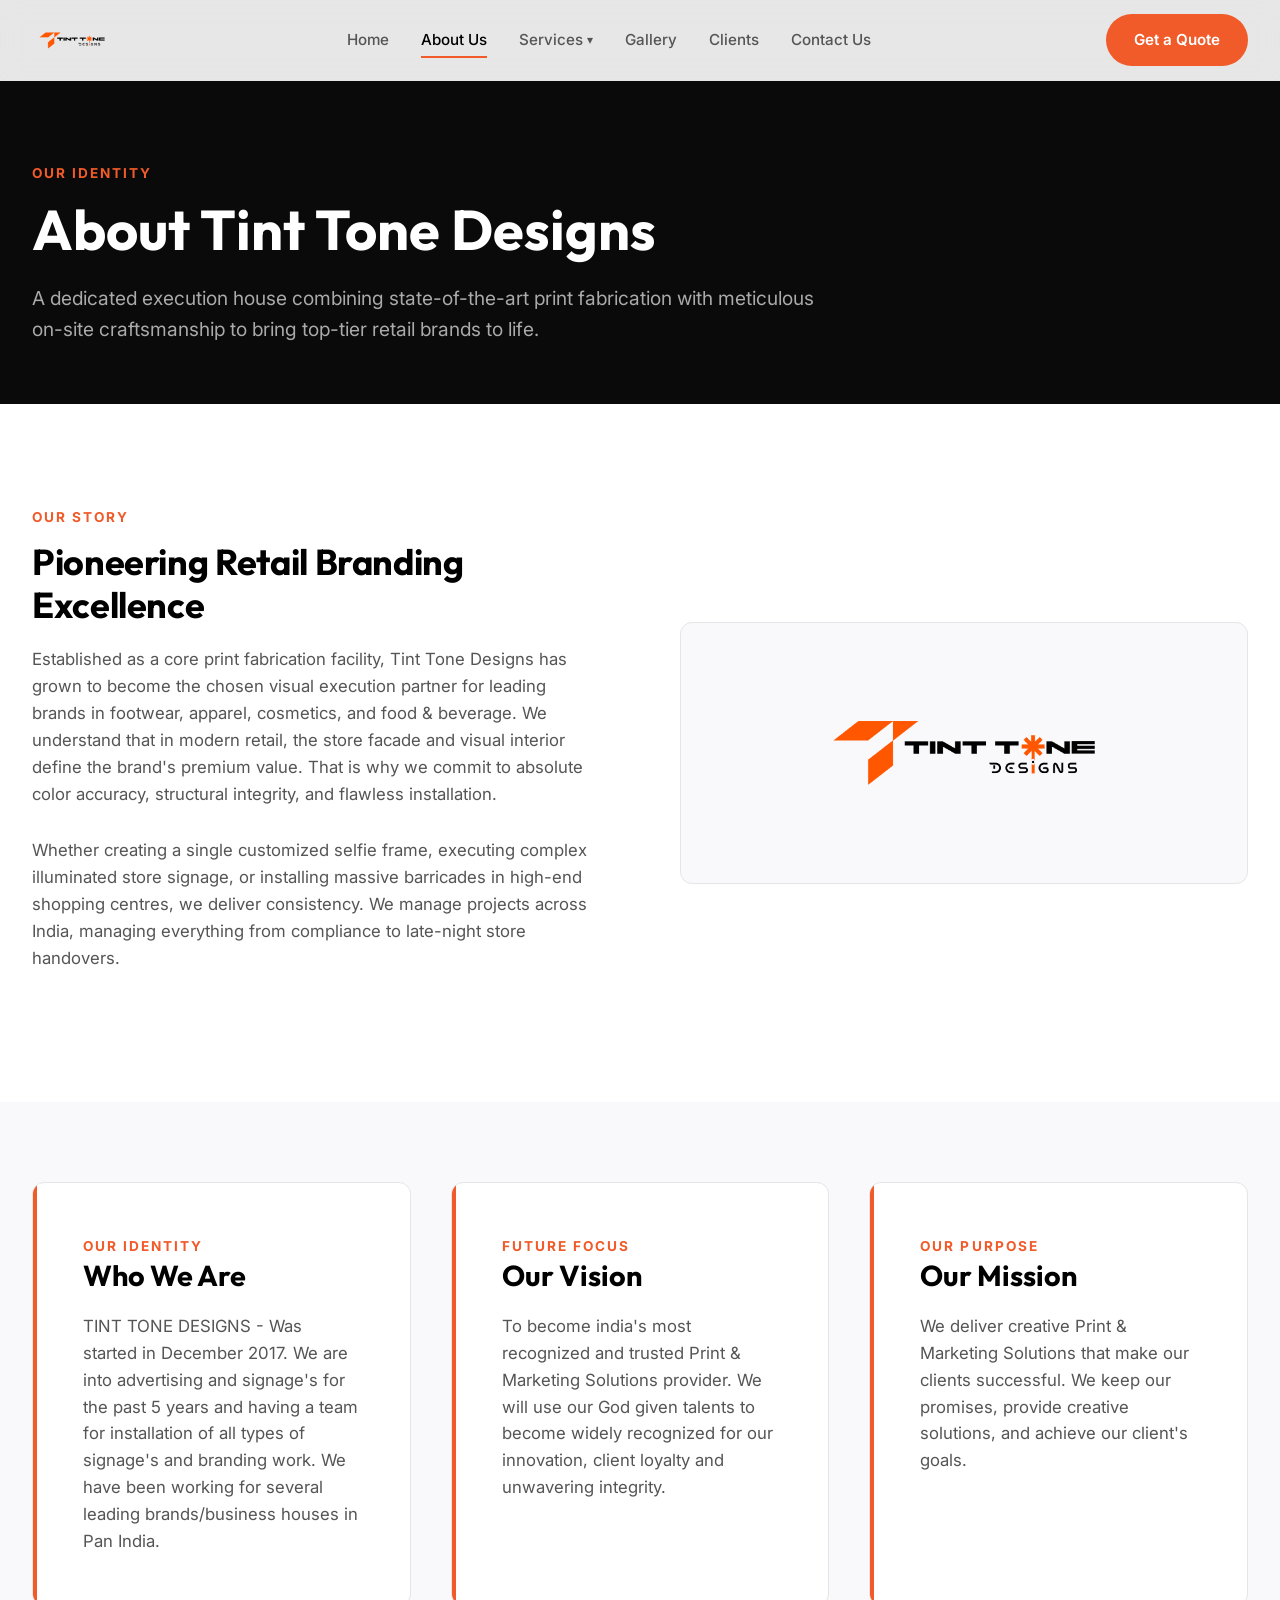
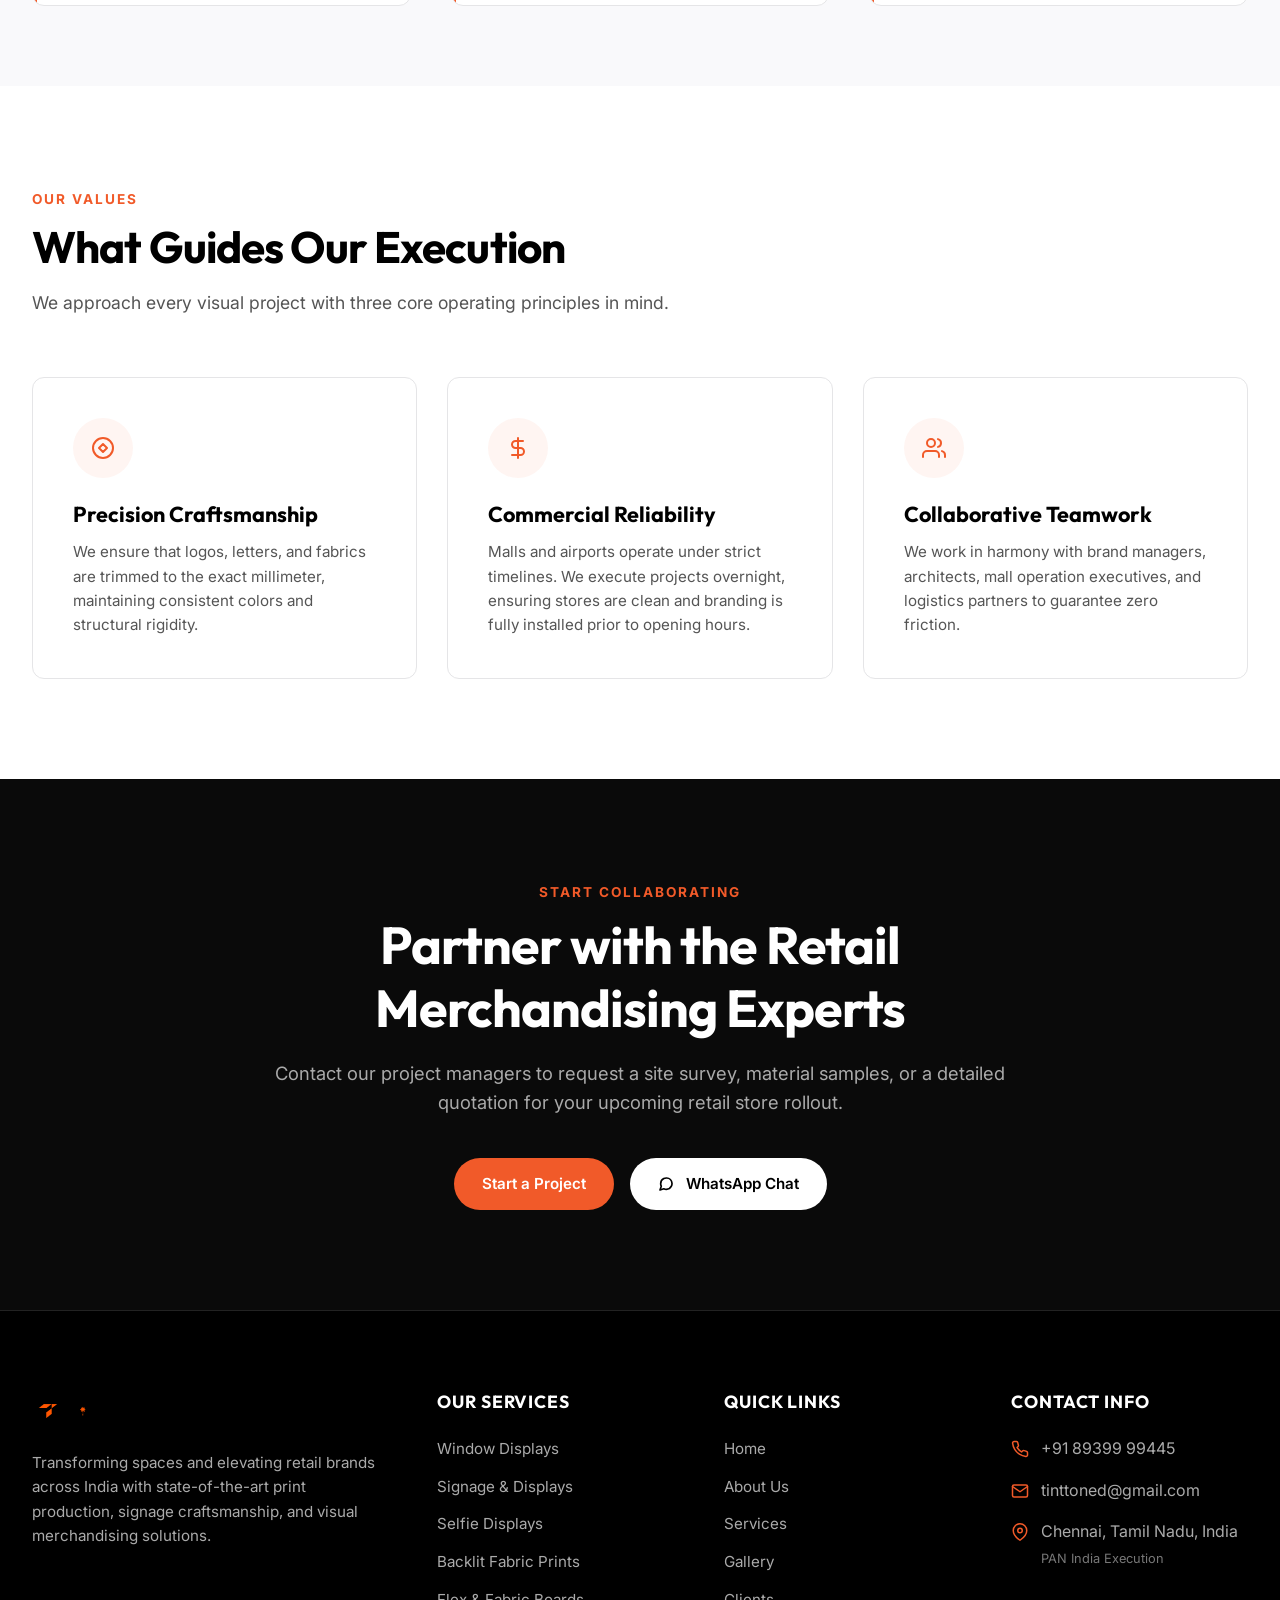
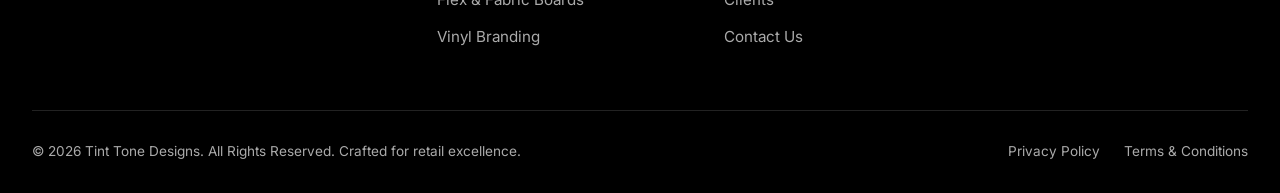
<file: about.html>
<!DOCTYPE html>
<html lang="en">
<head>
    <meta charset="UTF-8">
    <meta name="viewport" content="width=device-width, initial-scale=1.0">
    <title>About Us | Tint Tone Designs</title>
    <meta name="description" content="Learn more about Tint Tone Designs. Our history, vision, and mission to deliver unmatched retail branding and print execution services across India.">
    <link rel="stylesheet" href="css/style.css">
</head>
<body>

    <!-- Header / Navbar -->
    <header class="header">
        <div class="container nav-container">
            <a href="index.html" class="logo">
                <img src="images/logo.png" alt="Tint Tone Designs Logo">
            </a>
            <nav class="nav-links">
                 <a href="index.html">Home</a>
                 <a href="about.html" class="active">About Us</a>
                 <div class="nav-item-dropdown">
                     <a href="services.html" class="dropdown-toggle">Services <span class="arrow">&#9662;</span></a>
                     <div class="dropdown-menu">
                         <a href="service-detail.html?service=acp_singage">ACP Signage</a>
                         <a href="service-detail.html?service=acrylic_signage">Acrylic Signage Letters</a>
                         <a href="service-detail.html?service=canopy">Canopy Printing</a>
                         <a href="service-detail.html?service=customised">Customised Wallpaper</a>
                         <a href="service-detail.html?service=flex_printing">Flex Printing</a>
                         <a href="service-detail.html?service=outdoor_hoarding">Outdoor Hoarding</a>
                         <a href="service-detail.html?service=sun_board">Sun Board Printing</a>
                         <a href="service-detail.html?service=uv_acrylic">UV Acrylic Printing</a>
                         <a href="service-detail.html?service=uv_backlit_fabric">UV Backlit Fabric Print</a>
                         <a href="service-detail.html?service=vinyl">Vinyl Printing</a>
                     </div>
                 </div>
                 <a href="gallery.html">Gallery</a>
                 <a href="clients.html">Clients</a>
                 <a href="contact.html">Contact Us</a>
            </nav>
            <div class="nav-cta">
                <a href="contact.html" class="btn btn-primary">Get a Quote</a>
            </div>
            <div class="menu-toggle">
                <span></span>
                <span></span>
                <span></span>
            </div>
        </div>
    </header>

    <!-- Page Header (Hero Style) -->
    <section class="section about-hero bg-dark">
        <div class="container animate-fade-in">
            <span class="section-tag" style="color: var(--primary);">Our Identity</span>
            <h1 style="font-size: 3.5rem; margin-top: 10px; margin-bottom: 20px; color: var(--text-light);">About Tint Tone Designs</h1>
            <p style="font-size: 1.2rem; color: var(--text-light-muted); max-width: 800px;">A dedicated execution house combining state-of-the-art print fabrication with meticulous on-site craftsmanship to bring top-tier retail brands to life.</p>
        </div>
    </section>

    <!-- Company Story Section -->
    <section class="section">
        <div class="container">
            <div class="intro-grid">
                <div class="intro-content animate-fade-in">
                    <span class="section-tag">Our Story</span>
                    <h3>Pioneering Retail Branding Excellence</h3>
                    <p>Established as a core print fabrication facility, Tint Tone Designs has grown to become the chosen visual execution partner for leading brands in footwear, apparel, cosmetics, and food & beverage. We understand that in modern retail, the store facade and visual interior define the brand's premium value. That is why we commit to absolute color accuracy, structural integrity, and flawless installation.</p>
                    <p>Whether creating a single customized selfie frame, executing complex illuminated store signage, or installing massive barricades in high-end shopping centres, we deliver consistency. We manage projects across India, managing everything from compliance to late-night store handovers.</p>
                </div>
                <div class="intro-image-grid animate-fade-in" style="transition-delay: 0.2s; display: flex; justify-content: center; align-items: center; padding: 40px; background-color: var(--section-bg); border-radius: var(--radius-md); border: 1px solid var(--border-color);">
                    <div style="max-width: 320px; width: 100%;">
                        <img src="images/logo.png" alt="Tint Tone Designs Logo" style="width: 100%; height: auto; object-fit: contain;">
                    </div>
                </div>
            </div>
        </div>
    </section>

    <!-- Vision & Mission Section -->
    <section class="section section-bg about-vision-mission">
        <div class="container">
            <div class="vm-grid animate-fade-in">
                <!-- Who We Are -->
                <div class="vm-card">
                    <span class="section-tag">Our Identity</span>
                    <h3>Who We Are</h3>
                    <p>TINT TONE DESIGNS - Was started in December 2017. We are into advertising and signage's for the past 5 years and having a team for installation of all types of signage's and branding work. We have been working for several leading brands/business houses in Pan India.</p>
                </div>
                <!-- Vision -->
                <div class="vm-card" style="transition-delay: 0.1s;">
                    <span class="section-tag">Future Focus</span>
                    <h3>Our Vision</h3>
                    <p>To become india's most recognized and trusted Print & Marketing Solutions provider. We will use our God given talents to become widely recognized for our innovation, client loyalty and unwavering integrity.</p>
                </div>
                <!-- Mission -->
                <div class="vm-card" style="transition-delay: 0.2s;">
                    <span class="section-tag">Our Purpose</span>
                    <h3>Our Mission</h3>
                    <p>We deliver creative Print & Marketing Solutions that make our clients successful. We keep our promises, provide creative solutions, and achieve our client's goals.</p>
                </div>
            </div>
        </div>
    </section>

    <!-- Core Values / Why Choose Us Detail -->
    <section class="section">
        <div class="container">
            <div class="section-header animate-fade-in">
                <span class="section-tag">Our Values</span>
                <h2>What Guides Our Execution</h2>
                <p>We approach every visual project with three core operating principles in mind.</p>
            </div>

            <div class="why-grid">
                <!-- Card 1 -->
                <div class="why-card animate-fade-in">
                    <div class="why-icon">
                        <svg xmlns="http://www.w3.org/2000/svg" width="24" height="24" viewBox="0 0 24 24" fill="none" stroke="currentColor" stroke-width="2" stroke-linecap="round" stroke-linejoin="round"><circle cx="12" cy="12" r="10"></circle><polygon points="12 8 8 12 12 16 16 12 12 8"></polygon></svg>
                    </div>
                    <h3>Precision Craftsmanship</h3>
                    <p>We ensure that logos, letters, and fabrics are trimmed to the exact millimeter, maintaining consistent colors and structural rigidity.</p>
                </div>
                <!-- Card 2 -->
                <div class="why-card animate-fade-in" style="transition-delay: 0.1s;">
                    <div class="why-icon">
                        <svg xmlns="http://www.w3.org/2000/svg" width="24" height="24" viewBox="0 0 24 24" fill="none" stroke="currentColor" stroke-width="2" stroke-linecap="round" stroke-linejoin="round"><path d="M12 2v20M17 5H9.5a3.5 3.5 0 0 0 0 7h5a3.5 3.5 0 0 1 0 7H6"></path></svg>
                    </div>
                    <h3>Commercial Reliability</h3>
                    <p>Malls and airports operate under strict timelines. We execute projects overnight, ensuring stores are clean and branding is fully installed prior to opening hours.</p>
                </div>
                <!-- Card 3 -->
                <div class="why-card animate-fade-in" style="transition-delay: 0.2s;">
                    <div class="why-icon">
                        <svg xmlns="http://www.w3.org/2000/svg" width="24" height="24" viewBox="0 0 24 24" fill="none" stroke="currentColor" stroke-width="2" stroke-linecap="round" stroke-linejoin="round"><path d="M17 21v-2a4 4 0 0 0-4-4H5a4 4 0 0 0-4 4v2"></path><circle cx="9" cy="7" r="4"></circle><path d="M23 21v-2a4 4 0 0 0-3-3.87"></path><path d="M16 3.13a4 4 0 0 1 0 7.75"></path></svg>
                    </div>
                    <h3>Collaborative Teamwork</h3>
                    <p>We work in harmony with brand managers, architects, mall operation executives, and logistics partners to guarantee zero friction.</p>
                </div>
            </div>
        </div>
    </section>

    <!-- Call to Action Section -->
    <section class="section bg-dark cta-section">
        <div class="container animate-fade-in">
            <div class="cta-content">
                <span class="section-tag" style="color: var(--primary);">Start collaborating</span>
                <h2 style="margin-top: 10px;">Partner with the Retail Merchandising Experts</h2>
                <p>Contact our project managers to request a site survey, material samples, or a detailed quotation for your upcoming retail store rollout.</p>
                <div class="cta-btns">
                    <a href="contact.html" class="btn btn-primary">Start a Project</a>
                    <a href="https://wa.me/918939999445" target="_blank" class="btn btn-white">
                        <svg xmlns="http://www.w3.org/2000/svg" width="16" height="16" viewBox="0 0 24 24" fill="none" stroke="currentColor" stroke-width="2.5" stroke-linecap="round" stroke-linejoin="round" style="vertical-align: middle; margin-right: 4px;"><path d="M21 11.5a8.38 8.38 0 0 1-.9 3.8 8.5 8.5 0 0 1-7.6 4.7 8.38 8.38 0 0 1-3.8-.9L3 21l1.9-5.7a8.38 8.38 0 0 1-.9-3.8 8.5 8.5 0 0 1 4.7-7.6 8.38 8.38 0 0 1 3.8-.9h.5a8.48 8.48 0 0 1 8 8v.5z"></path></svg>
                        WhatsApp Chat
                    </a>
                </div>
            </div>
        </div>
    </section>

    <!-- Footer -->
    <footer class="footer">
        <div class="container">
            <div class="footer-grid">
                <div class="footer-col footer-col-logo">
                    <img src="images/logo.png" alt="Tint Tone Designs Logo">
                    <p style="margin-top: 15px;">Transforming spaces and elevating retail brands across India with state-of-the-art print production, signage craftsmanship, and visual merchandising solutions.</p>
                </div>
                <div class="footer-col">
                    <h3>Our Services</h3>
                    <ul class="footer-links">
                        <li><a href="services.html#window-displays">Window Displays</a></li>
                        <li><a href="services.html#store-signage">Signage & Displays</a></li>
                        <li><a href="services.html#interactive-selfie">Selfie Displays</a></li>
                        <li><a href="services.html#backlit-fabric">Backlit Fabric Prints</a></li>
                        <li><a href="services.html#fabric-barricades">Flex & Fabric Boards</a></li>
                        <li><a href="services.html#vinyl-branding">Vinyl Branding</a></li>
                    </ul>
                </div>
                <div class="footer-col">
                    <h3>Quick Links</h3>
                    <ul class="footer-links">
                        <li><a href="index.html">Home</a></li>
                        <li><a href="about.html">About Us</a></li>
                        <li><a href="services.html">Services</a></li>
                        <li><a href="gallery.html">Gallery</a></li>
                        <li><a href="clients.html">Clients</a></li>
                        <li><a href="contact.html">Contact Us</a></li>
                    </ul>
                </div>
                <div class="footer-col">
                    <h3>Contact Info</h3>
                    <div class="footer-contact-info">
                        <div class="footer-contact-item">
                            <svg xmlns="http://www.w3.org/2000/svg" width="18" height="18" viewBox="0 0 24 24" fill="none" stroke="currentColor" stroke-width="2" stroke-linecap="round" stroke-linejoin="round"><path d="M22 16.92v3a2 2 0 0 1-2.18 2 19.79 19.79 0 0 1-8.63-3.07 19.5 19.5 0 0 1-6-6 19.79 19.79 0 0 1-3.07-8.67A2 2 0 0 1 4.11 2h3a2 2 0 0 1 2 1.72 12.84 12.84 0 0 0 .7 2.81 2 2 0 0 1-.45 2.11L8.09 9.91a16 16 0 0 0 6 6l1.27-1.27a2 2 0 0 1 2.11-.45 12.84 12.84 0 0 0 2.81.7A2 2 0 0 1 22 16.92z"></path></svg>
                            <span>+91 89399 99445</span>
                        </div>
                        <div class="footer-contact-item">
                            <svg xmlns="http://www.w3.org/2000/svg" width="18" height="18" viewBox="0 0 24 24" fill="none" stroke="currentColor" stroke-width="2" stroke-linecap="round" stroke-linejoin="round"><path d="M4 4h16c1.1 0 2 .9 2 2v12c0 1.1-.9 2-2 2H4c-1.1 0-2-.9-2-2V6c0-1.1.9-2 2-2z"></path><polyline points="22,6 12,13 2,6"></polyline></svg>
                            <span>tinttoned@gmail.com</span>
                        </div>
                        <div class="footer-contact-item">
                            <svg xmlns="http://www.w3.org/2000/svg" width="18" height="18" viewBox="0 0 24 24" fill="none" stroke="currentColor" stroke-width="2" stroke-linecap="round" stroke-linejoin="round"><path d="M21 10c0 7-9 13-9 13s-9-6-9-13a9 9 0 0 1 18 0z"></path><circle cx="12" cy="10" r="3"></circle></svg>
                            <span>Chennai, Tamil Nadu, India<br><span style="font-size: 0.8rem; opacity: 0.7;">PAN India Execution</span></span>
                        </div>
                    </div>
                </div>
            </div>
            <div class="footer-bottom">
                <p>&copy; <span id="currentYear"></span> Tint Tone Designs. All Rights Reserved. Crafted for retail excellence.</p>
                <div class="footer-bottom-links">
                    <a href="#">Privacy Policy</a>
                    <a href="#">Terms & Conditions</a>
                </div>
            </div>
        </div>
    </footer>

    <script src="js/main.js"></script>
</body>
</html>
</file>
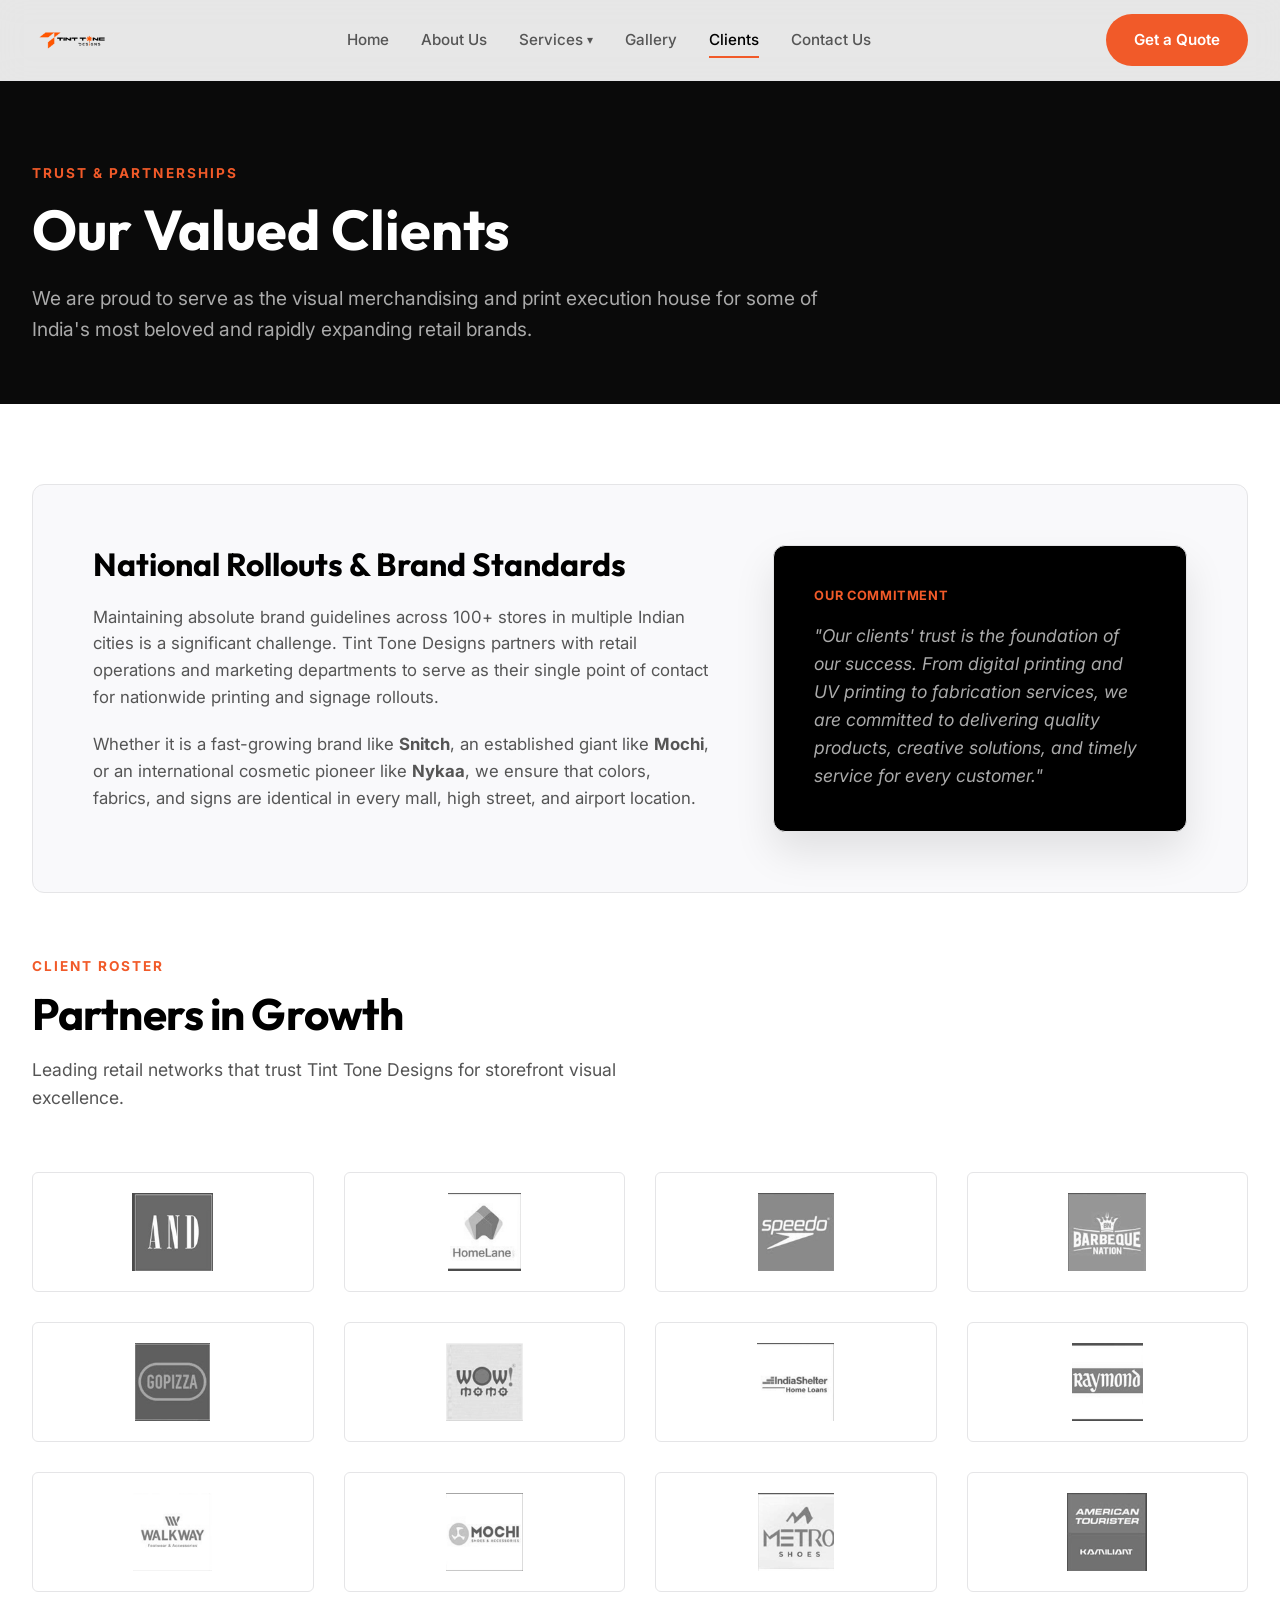
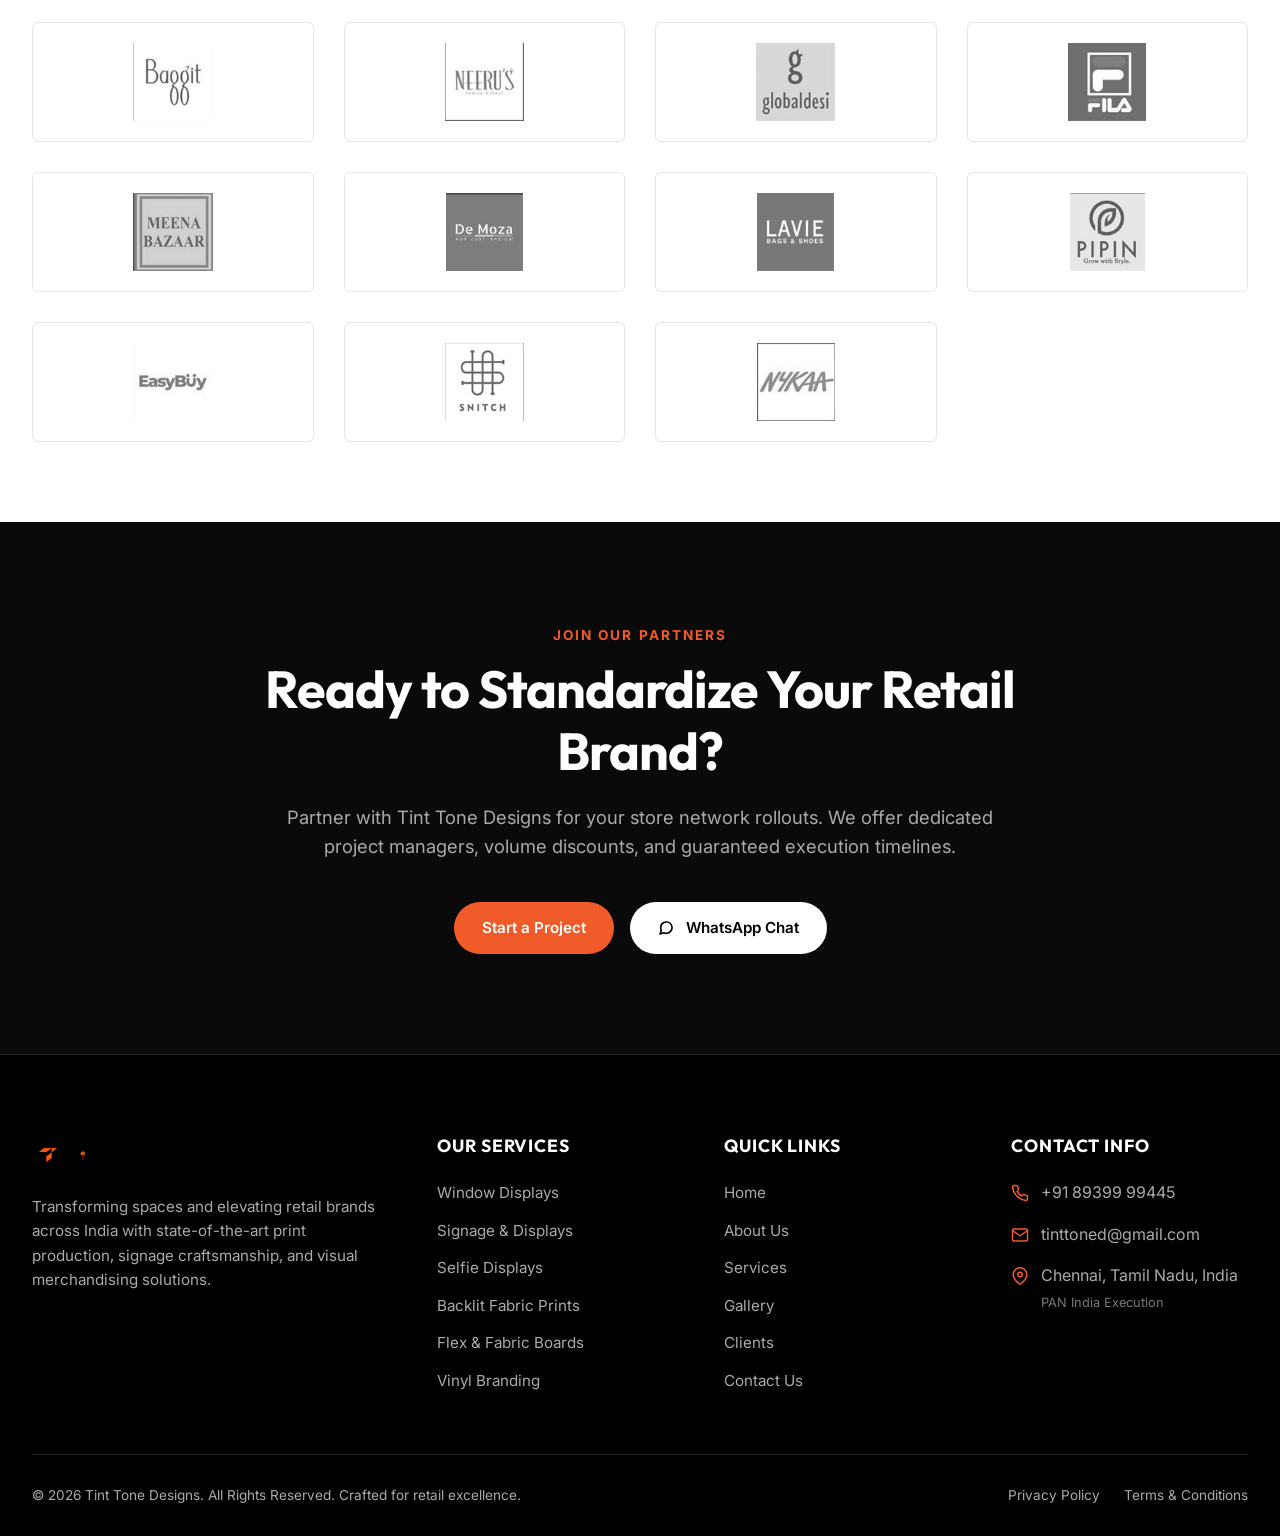
<file: clients.html>
<!DOCTYPE html>
<html lang="en">
<head>
    <meta charset="UTF-8">
    <meta name="viewport" content="width=device-width, initial-scale=1.0">
    <title>Our Clients | Tint Tone Designs</title>
    <meta name="description" content="Tint Tone Designs is the retail branding and print production partner for India's leading fashion, apparel, and lifestyle brands, including Crocs, Snitch, Mochi, and Nykaa.">
    <link rel="stylesheet" href="css/style.css">
    <style>
        .client-showcase-section {
            padding: 80px 0;
        }
        .client-intro-box {
            background-color: var(--section-bg);
            border: 1px solid var(--border-color);
            padding: 60px;
            border-radius: var(--radius-md);
            margin-bottom: 60px;
            display: grid;
            grid-template-columns: 1.2fr 0.8fr;
            gap: 60px;
            align-items: center;
        }
        @media (max-width: 992px) {
            .client-intro-box {
                grid-template-columns: 1fr;
                gap: 40px;
                padding: 40px 30px;
            }
        }
        .client-intro-text h3 {
            font-size: 2rem;
            margin-bottom: 20px;
        }
        .client-intro-text p {
            color: var(--text-muted);
            font-size: 1.05rem;
            margin-bottom: 20px;
        }
        .client-intro-img img {
            border-radius: var(--radius-md);
            box-shadow: var(--shadow-md);
        }
    </style>
</head>
<body>

    <!-- Header / Navbar -->
    <header class="header">
        <div class="container nav-container">
            <a href="index.html" class="logo">
                <img src="images/logo.png" alt="Tint Tone Designs Logo">
            </a>
            <nav class="nav-links">
                <a href="index.html">Home</a>
                <a href="about.html">About Us</a>
                <div class="nav-item-dropdown">
                    <a href="services.html" class="dropdown-toggle">Services <span class="arrow">&#9662;</span></a>
                    <div class="dropdown-menu">
                        <a href="service-detail.html?service=acp_singage">ACP Signage</a>
                        <a href="service-detail.html?service=acrylic_signage">Acrylic Signage Letters</a>
                        <a href="service-detail.html?service=canopy">Canopy Printing</a>
                        <a href="service-detail.html?service=customised">Customised Wallpaper</a>
                        <a href="service-detail.html?service=flex_printing">Flex Printing</a>
                        <a href="service-detail.html?service=outdoor_hoarding">Outdoor Hoarding</a>
                        <a href="service-detail.html?service=sun_board">Sun Board Printing</a>
                        <a href="service-detail.html?service=uv_acrylic">UV Acrylic Printing</a>
                        <a href="service-detail.html?service=uv_backlit_fabric">UV Backlit Fabric Print</a>
                        <a href="service-detail.html?service=vinyl">Vinyl Printing</a>
                    </div>
                </div>
                <a href="gallery.html">Gallery</a>
                <a href="clients.html" class="active">Clients</a>
                <a href="contact.html">Contact Us</a>
            </nav>
            <div class="nav-cta">
                <a href="contact.html" class="btn btn-primary">Get a Quote</a>
            </div>
            <div class="menu-toggle">
                <span></span>
                <span></span>
                <span></span>
            </div>
        </div>
    </header>

    <!-- Page Header -->
    <section class="section about-hero bg-dark">
        <div class="container animate-fade-in">
            <span class="section-tag" style="color: var(--primary);">Trust & Partnerships</span>
            <h1 style="font-size: 3.5rem; margin-top: 10px; margin-bottom: 20px; color: var(--text-light);">Our Valued Clients</h1>
            <p style="font-size: 1.2rem; color: var(--text-light-muted); max-width: 800px;">We are proud to serve as the visual merchandising and print execution house for some of India's most beloved and rapidly expanding retail brands.</p>
        </div>
    </section>

    <!-- Client Showcase Details -->
    <section class="section client-showcase-section">
        <div class="container">
            
            <!-- Relationship intro box -->
            <div class="client-intro-box animate-fade-in">
                <div class="client-intro-text">
                    <h3>National Rollouts & Brand Standards</h3>
                    <p>Maintaining absolute brand guidelines across 100+ stores in multiple Indian cities is a significant challenge. Tint Tone Designs partners with retail operations and marketing departments to serve as their single point of contact for nationwide printing and signage rollouts.</p>
                    <p>Whether it is a fast-growing brand like <strong>Snitch</strong>, an established giant like <strong>Mochi</strong>, or an international cosmetic pioneer like <strong>Nykaa</strong>, we ensure that colors, fabrics, and signs are identical in every mall, high street, and airport location.</p>
                </div>
                <div style="background-color: var(--black); color: var(--text-light); padding: 40px; border-radius: var(--radius-md); border: 1px solid var(--border-color); box-shadow: var(--shadow-lg); display: flex; flex-direction: column; justify-content: center; height: 100%;">
                    <span style="font-size: 0.8rem; font-weight: 700; color: var(--primary); text-transform: uppercase; letter-spacing: 0.05em; margin-bottom: 15px; display: block;">Our Commitment</span>
                    <p style="font-size: 1.1rem; line-height: 1.6; color: var(--text-light-muted); margin: 0; font-style: italic; font-weight: 400;">"Our clients' trust is the foundation of our success. From digital printing and UV printing to fabrication services, we are committed to delivering quality products, creative solutions, and timely service for every customer."</p>
                </div>
            </div>

            <!-- Client Grid -->
            <div class="section-header animate-fade-in">
                <span class="section-tag">Client Roster</span>
                <h2>Partners in Growth</h2>
                <p>Leading retail networks that trust Tint Tone Designs for storefront visual excellence.</p>
            </div>

            <div class="clients-grid animate-fade-in" id="clients-logos-grid">
                <!-- Dynamically populated client logo cards -->
            </div>

        </div>
    </section>

    <!-- Call to Action Section -->
    <section class="section bg-dark cta-section">
        <div class="container animate-fade-in">
            <div class="cta-content">
                <span class="section-tag" style="color: var(--primary);">Join our partners</span>
                <h2 style="margin-top: 10px;">Ready to Standardize Your Retail Brand?</h2>
                <p>Partner with Tint Tone Designs for your store network rollouts. We offer dedicated project managers, volume discounts, and guaranteed execution timelines.</p>
                <div class="cta-btns">
                    <a href="contact.html" class="btn btn-primary">Start a Project</a>
                    <a href="https://wa.me/918939999445" target="_blank" class="btn btn-white">
                        <svg xmlns="http://www.w3.org/2000/svg" width="16" height="16" viewBox="0 0 24 24" fill="none" stroke="currentColor" stroke-width="2.5" stroke-linecap="round" stroke-linejoin="round" style="vertical-align: middle; margin-right: 4px;"><path d="M21 11.5a8.38 8.38 0 0 1-.9 3.8 8.5 8.5 0 0 1-7.6 4.7 8.38 8.38 0 0 1-3.8-.9L3 21l1.9-5.7a8.38 8.38 0 0 1-.9-3.8 8.5 8.5 0 0 1 4.7-7.6 8.38 8.38 0 0 1 3.8-.9h.5a8.48 8.48 0 0 1 8 8v.5z"></path></svg>
                        WhatsApp Chat
                    </a>
                </div>
            </div>
        </div>
    </section>

    <!-- Footer -->
    <footer class="footer">
        <div class="container">
            <div class="footer-grid">
                <div class="footer-col footer-col-logo">
                    <img src="images/logo.png" alt="Tint Tone Designs Logo">
                    <p style="margin-top: 15px;">Transforming spaces and elevating retail brands across India with state-of-the-art print production, signage craftsmanship, and visual merchandising solutions.</p>
                </div>
                <div class="footer-col">
                    <h3>Our Services</h3>
                    <ul class="footer-links">
                        <li><a href="services.html#window-displays">Window Displays</a></li>
                        <li><a href="services.html#store-signage">Signage & Displays</a></li>
                        <li><a href="services.html#interactive-selfie">Selfie Displays</a></li>
                        <li><a href="services.html#backlit-fabric">Backlit Fabric Prints</a></li>
                        <li><a href="services.html#fabric-barricades">Flex & Fabric Boards</a></li>
                        <li><a href="services.html#vinyl-branding">Vinyl Branding</a></li>
                    </ul>
                </div>
                <div class="footer-col">
                    <h3>Quick Links</h3>
                    <ul class="footer-links">
                        <li><a href="index.html">Home</a></li>
                        <li><a href="about.html">About Us</a></li>
                        <li><a href="services.html">Services</a></li>
                        <li><a href="gallery.html">Gallery</a></li>
                        <li><a href="clients.html">Clients</a></li>
                        <li><a href="contact.html">Contact Us</a></li>
                    </ul>
                </div>
                <div class="footer-col">
                    <h3>Contact Info</h3>
                    <div class="footer-contact-info">
                        <div class="footer-contact-item">
                            <svg xmlns="http://www.w3.org/2000/svg" width="18" height="18" viewBox="0 0 24 24" fill="none" stroke="currentColor" stroke-width="2" stroke-linecap="round" stroke-linejoin="round"><path d="M22 16.92v3a2 2 0 0 1-2.18 2 19.79 19.79 0 0 1-8.63-3.07 19.5 19.5 0 0 1-6-6 19.79 19.79 0 0 1-3.07-8.67A2 2 0 0 1 4.11 2h3a2 2 0 0 1 2 1.72 12.84 12.84 0 0 0 .7 2.81 2 2 0 0 1-.45 2.11L8.09 9.91a16 16 0 0 0 6 6l1.27-1.27a2 2 0 0 1 2.11-.45 12.84 12.84 0 0 0 2.81.7A2 2 0 0 1 22 16.92z"></path></svg>
                            <span>+91 89399 99445</span>
                        </div>
                        <div class="footer-contact-item">
                            <svg xmlns="http://www.w3.org/2000/svg" width="18" height="18" viewBox="0 0 24 24" fill="none" stroke="currentColor" stroke-width="2" stroke-linecap="round" stroke-linejoin="round"><path d="M4 4h16c1.1 0 2 .9 2 2v12c0 1.1-.9 2-2 2H4c-1.1 0-2-.9-2-2V6c0-1.1.9-2 2-2z"></path><polyline points="22,6 12,13 2,6"></polyline></svg>
                            <span>tinttoned@gmail.com</span>
                        </div>
                        <div class="footer-contact-item">
                            <svg xmlns="http://www.w3.org/2000/svg" width="18" height="18" viewBox="0 0 24 24" fill="none" stroke="currentColor" stroke-width="2" stroke-linecap="round" stroke-linejoin="round"><path d="M21 10c0 7-9 13-9 13s-9-6-9-13a9 9 0 0 1 18 0z"></path><circle cx="12" cy="10" r="3"></circle></svg>
                            <span>Chennai, Tamil Nadu, India<br><span style="font-size: 0.8rem; opacity: 0.7;">PAN India Execution</span></span>
                        </div>
                    </div>
                </div>
            </div>
            <div class="footer-bottom">
                <p>&copy; <span id="currentYear"></span> Tint Tone Designs. All Rights Reserved. Crafted for retail excellence.</p>
                <div class="footer-bottom-links">
                    <a href="#">Privacy Policy</a>
                    <a href="#">Terms & Conditions</a>
                </div>
            </div>
        </div>
    </footer>

    <script src="js/site-data.js"></script>
    <script src="js/main.js"></script>
</body>
</html>
</file>
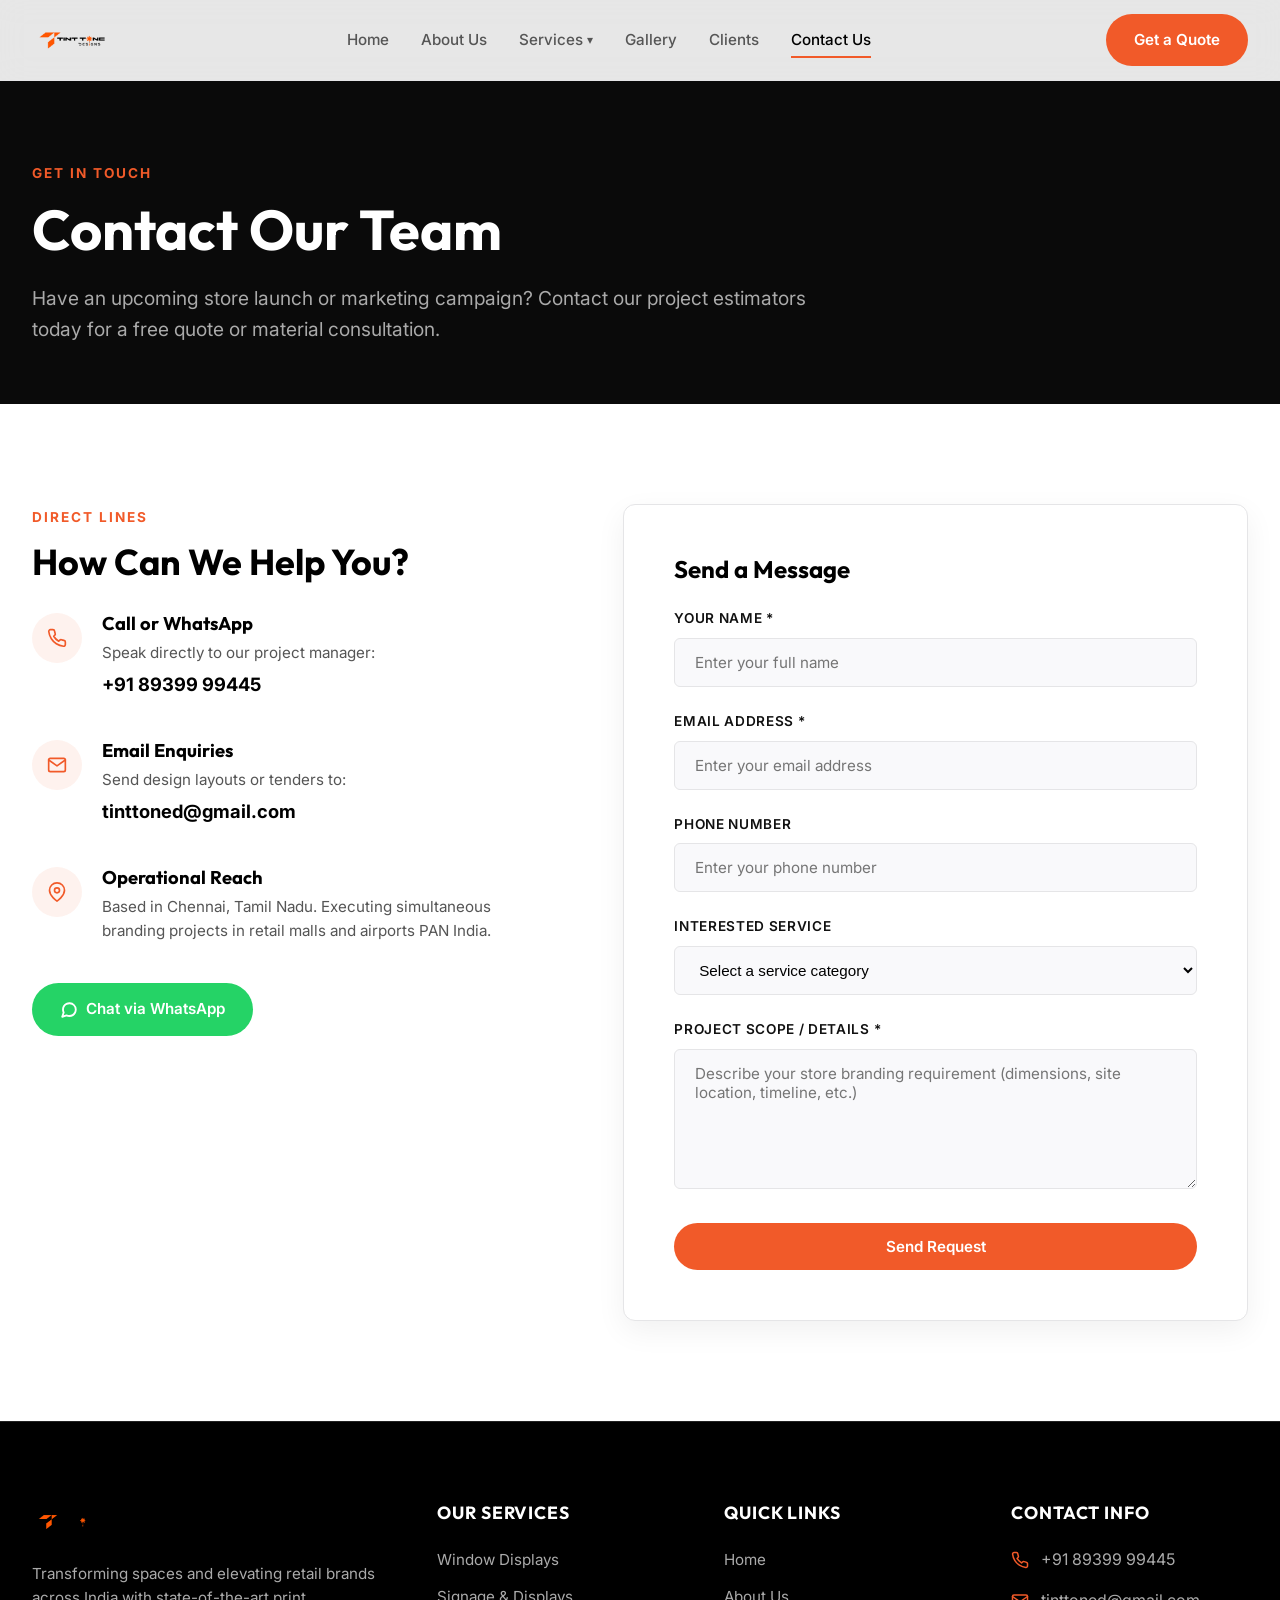
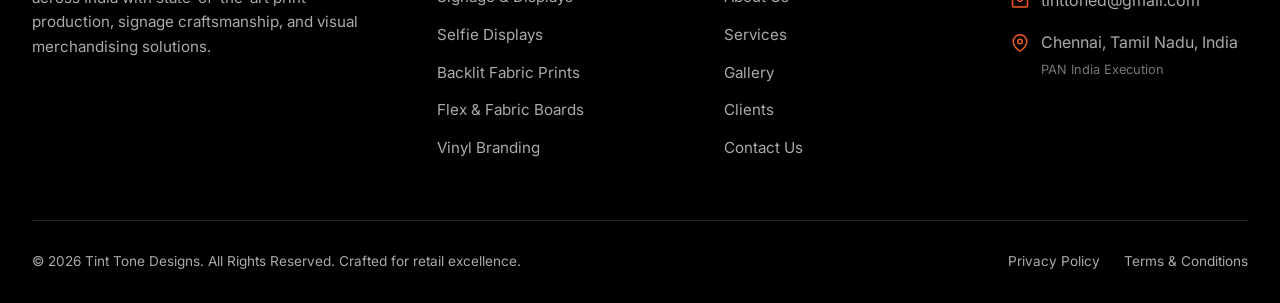
<file: contact.html>
<!DOCTYPE html>
<html lang="en">
<head>
    <meta charset="UTF-8">
    <meta name="viewport" content="width=device-width, initial-scale=1.0">
    <title>Contact Us | Tint Tone Designs</title>
    <meta name="description" content="Get in touch with Tint Tone Designs for retail branding, signage fabrication, and large-format printing. Contact us via email, phone, or WhatsApp.">
    <link rel="stylesheet" href="css/style.css">
</head>
<body>

    <!-- Header / Navbar -->
    <header class="header">
        <div class="container nav-container">
            <a href="index.html" class="logo">
                <img src="images/logo.png" alt="Tint Tone Designs Logo">
            </a>
            <nav class="nav-links">
                <a href="index.html">Home</a>
                <a href="about.html">About Us</a>
                <div class="nav-item-dropdown">
                    <a href="services.html" class="dropdown-toggle">Services <span class="arrow">&#9662;</span></a>
                    <div class="dropdown-menu">
                        <a href="service-detail.html?service=acp_singage">ACP Signage</a>
                        <a href="service-detail.html?service=acrylic_signage">Acrylic Signage Letters</a>
                        <a href="service-detail.html?service=canopy">Canopy Printing</a>
                        <a href="service-detail.html?service=customised">Customised Wallpaper</a>
                        <a href="service-detail.html?service=flex_printing">Flex Printing</a>
                        <a href="service-detail.html?service=outdoor_hoarding">Outdoor Hoarding</a>
                        <a href="service-detail.html?service=sun_board">Sun Board Printing</a>
                        <a href="service-detail.html?service=uv_acrylic">UV Acrylic Printing</a>
                        <a href="service-detail.html?service=uv_backlit_fabric">UV Backlit Fabric Print</a>
                        <a href="service-detail.html?service=vinyl">Vinyl Printing</a>
                    </div>
                </div>
                <a href="gallery.html">Gallery</a>
                <a href="clients.html">Clients</a>
                <a href="contact.html" class="active">Contact Us</a>
            </nav>
            <div class="nav-cta">
                <a href="contact.html" class="btn btn-primary">Get a Quote</a>
            </div>
            <div class="menu-toggle">
                <span></span>
                <span></span>
                <span></span>
            </div>
        </div>
    </header>

    <!-- Page Header -->
    <section class="section about-hero bg-dark">
        <div class="container animate-fade-in">
            <span class="section-tag" style="color: var(--primary);">Get in touch</span>
            <h1 style="font-size: 3.5rem; margin-top: 10px; margin-bottom: 20px; color: var(--text-light);">Contact Our Team</h1>
            <p style="font-size: 1.2rem; color: var(--text-light-muted); max-width: 800px;">Have an upcoming store launch or marketing campaign? Contact our project estimators today for a free quote or material consultation.</p>
        </div>
    </section>

    <!-- Contact Content Section -->
    <section class="section">
        <div class="container">
            <div class="contact-grid">
                
                <!-- Info Column -->
                <div class="contact-info-col animate-fade-in">
                    <span class="section-tag">Direct Lines</span>
                    <h2 style="font-size: 2.25rem; margin-top: 10px; margin-bottom: 30px;">How Can We Help You?</h2>
                    
                    <div class="contact-info-list">
                        <!-- Phone -->
                        <div class="contact-info-item">
                            <div class="contact-info-icon">
                                <svg xmlns="http://www.w3.org/2000/svg" width="20" height="20" viewBox="0 0 24 24" fill="none" stroke="currentColor" stroke-width="2" stroke-linecap="round" stroke-linejoin="round"><path d="M22 16.92v3a2 2 0 0 1-2.18 2 19.79 19.79 0 0 1-8.63-3.07 19.5 19.5 0 0 1-6-6 19.79 19.79 0 0 1-3.07-8.67A2 2 0 0 1 4.11 2h3a2 2 0 0 1 2 1.72 12.84 12.84 0 0 0 .7 2.81 2 2 0 0 1-.45 2.11L8.09 9.91a16 16 0 0 0 6 6l1.27-1.27a2 2 0 0 1 2.11-.45 12.84 12.84 0 0 0 2.81.7A2 2 0 0 1 22 16.92z"></path></svg>
                            </div>
                            <div class="contact-info-text">
                                <h4>Call or WhatsApp</h4>
                                <p>Speak directly to our project manager:</p>
                                <p style="font-weight: 700; color: var(--black); font-size: 1.15rem; margin-top: 5px;">+91 89399 99445</p>
                            </div>
                        </div>

                        <!-- Email -->
                        <div class="contact-info-item">
                            <div class="contact-info-icon">
                                <svg xmlns="http://www.w3.org/2000/svg" width="20" height="20" viewBox="0 0 24 24" fill="none" stroke="currentColor" stroke-width="2" stroke-linecap="round" stroke-linejoin="round"><path d="M4 4h16c1.1 0 2 .9 2 2v12c0 1.1-.9 2-2 2H4c-1.1 0-2-.9-2-2V6c0-1.1.9-2 2-2z"></path><polyline points="22,6 12,13 2,6"></polyline></svg>
                            </div>
                            <div class="contact-info-text">
                                <h4>Email Enquiries</h4>
                                <p>Send design layouts or tenders to:</p>
                                <p style="font-weight: 700; color: var(--black); font-size: 1.15rem; margin-top: 5px;">tinttoned@gmail.com</p>
                            </div>
                        </div>

                        <!-- Head Office -->
                        <div class="contact-info-item">
                            <div class="contact-info-icon">
                                <svg xmlns="http://www.w3.org/2000/svg" width="20" height="20" viewBox="0 0 24 24" fill="none" stroke="currentColor" stroke-width="2" stroke-linecap="round" stroke-linejoin="round"><path d="M21 10c0 7-9 13-9 13s-9-6-9-13a9 9 0 0 1 18 0z"></path><circle cx="12" cy="10" r="3"></circle></svg>
                            </div>
                            <div class="contact-info-text">
                                <h4>Operational Reach</h4>
                                <p>Based in Chennai, Tamil Nadu. Executing simultaneous branding projects in retail malls and airports PAN India.</p>
                            </div>
                        </div>
                    </div>

                    <div style="margin-top: 40px;">
                        <a href="https://wa.me/918939999445" target="_blank" class="btn btn-primary" style="background-color: #25D366; border-color: #25D366; color: white; display: inline-flex; gap: 8px;">
                            <svg xmlns="http://www.w3.org/2000/svg" width="18" height="18" viewBox="0 0 24 24" fill="none" stroke="currentColor" stroke-width="2.5" stroke-linecap="round" stroke-linejoin="round"><path d="M21 11.5a8.38 8.38 0 0 1-.9 3.8 8.5 8.5 0 0 1-7.6 4.7 8.38 8.38 0 0 1-3.8-.9L3 21l1.9-5.7a8.38 8.38 0 0 1-.9-3.8 8.5 8.5 0 0 1 4.7-7.6 8.38 8.38 0 0 1 3.8-.9h.5a8.48 8.48 0 0 1 8 8v.5z"></path></svg>
                            Chat via WhatsApp
                        </a>
                    </div>
                </div>

                <!-- Form Column -->
                <div class="contact-form-col animate-fade-in" style="transition-delay: 0.2s;">
                    <div class="contact-form-wrapper">
                        <h3 style="font-size: 1.5rem; margin-bottom: 24px;">Send a Message</h3>
                        <div id="formStatus" class="form-status"></div>
                        <form id="contactForm" class="contact-form">
                            <div class="form-group">
                                <label for="name">Your Name *</label>
                                <input type="text" id="name" class="form-control" placeholder="Enter your full name" required>
                            </div>
                            
                            <div class="form-group">
                                <label for="email">Email Address *</label>
                                <input type="email" id="email" class="form-control" placeholder="Enter your email address" required>
                            </div>

                            <div class="form-group">
                                <label for="phone">Phone Number</label>
                                <input type="tel" id="phone" class="form-control" placeholder="Enter your phone number">
                            </div>

                            <div class="form-group">
                                <label for="service">Interested Service</label>
                                <select id="service" class="form-control">
                                    <option value="">Select a service category</option>
                                    <option value="window">Window Displays</option>
                                    <option value="signage">Store Signage & 3D Logos</option>
                                    <option value="selfie">Interactive/Selfie Displays</option>
                                    <option value="backlit">Backlit Fabric Lightboxes</option>
                                    <option value="hoarding">Flex & Fabric Barricades</option>
                                    <option value="vinyl">Vinyl Wall/Glass Branding</option>
                                    <option value="other">Other / Custom Fabrication</option>
                                </select>
                            </div>

                            <div class="form-group">
                                <label for="message">Project Scope / Details *</label>
                                <textarea id="message" class="form-control" placeholder="Describe your store branding requirement (dimensions, site location, timeline, etc.)" required></textarea>
                            </div>

                            <button type="submit" class="btn btn-primary" style="margin-top: 10px; width: 100%;">Send Request</button>
                        </form>
                    </div>
                </div>

            </div>
        </div>
    </section>

    <!-- Footer -->
    <footer class="footer">
        <div class="container">
            <div class="footer-grid">
                <div class="footer-col footer-col-logo">
                    <img src="images/logo.png" alt="Tint Tone Designs Logo">
                    <p style="margin-top: 15px;">Transforming spaces and elevating retail brands across India with state-of-the-art print production, signage craftsmanship, and visual merchandising solutions.</p>
                </div>
                <div class="footer-col">
                    <h3>Our Services</h3>
                    <ul class="footer-links">
                        <li><a href="services.html#window-displays">Window Displays</a></li>
                        <li><a href="services.html#store-signage">Signage & Displays</a></li>
                        <li><a href="services.html#interactive-selfie">Selfie Displays</a></li>
                        <li><a href="services.html#backlit-fabric">Backlit Fabric Prints</a></li>
                        <li><a href="services.html#fabric-barricades">Flex & Fabric Boards</a></li>
                        <li><a href="services.html#vinyl-branding">Vinyl Branding</a></li>
                    </ul>
                </div>
                <div class="footer-col">
                    <h3>Quick Links</h3>
                    <ul class="footer-links">
                        <li><a href="index.html">Home</a></li>
                        <li><a href="about.html">About Us</a></li>
                        <li><a href="services.html">Services</a></li>
                        <li><a href="gallery.html">Gallery</a></li>
                        <li><a href="clients.html">Clients</a></li>
                        <li><a href="contact.html">Contact Us</a></li>
                    </ul>
                </div>
                <div class="footer-col">
                    <h3>Contact Info</h3>
                    <div class="footer-contact-info">
                        <div class="footer-contact-item">
                            <svg xmlns="http://www.w3.org/2000/svg" width="18" height="18" viewBox="0 0 24 24" fill="none" stroke="currentColor" stroke-width="2" stroke-linecap="round" stroke-linejoin="round"><path d="M22 16.92v3a2 2 0 0 1-2.18 2 19.79 19.79 0 0 1-8.63-3.07 19.5 19.5 0 0 1-6-6 19.79 19.79 0 0 1-3.07-8.67A2 2 0 0 1 4.11 2h3a2 2 0 0 1 2 1.72 12.84 12.84 0 0 0 .7 2.81 2 2 0 0 1-.45 2.11L8.09 9.91a16 16 0 0 0 6 6l1.27-1.27a2 2 0 0 1 2.11-.45 12.84 12.84 0 0 0 2.81.7A2 2 0 0 1 22 16.92z"></path></svg>
                            <span>+91 89399 99445</span>
                        </div>
                        <div class="footer-contact-item">
                            <svg xmlns="http://www.w3.org/2000/svg" width="18" height="18" viewBox="0 0 24 24" fill="none" stroke="currentColor" stroke-width="2" stroke-linecap="round" stroke-linejoin="round"><path d="M4 4h16c1.1 0 2 .9 2 2v12c0 1.1-.9 2-2 2H4c-1.1 0-2-.9-2-2V6c0-1.1.9-2 2-2z"></path><polyline points="22,6 12,13 2,6"></polyline></svg>
                            <span>tinttoned@gmail.com</span>
                        </div>
                        <div class="footer-contact-item">
                            <svg xmlns="http://www.w3.org/2000/svg" width="18" height="18" viewBox="0 0 24 24" fill="none" stroke="currentColor" stroke-width="2" stroke-linecap="round" stroke-linejoin="round"><path d="M21 10c0 7-9 13-9 13s-9-6-9-13a9 9 0 0 1 18 0z"></path><circle cx="12" cy="10" r="3"></circle></svg>
                            <span>Chennai, Tamil Nadu, India<br><span style="font-size: 0.8rem; opacity: 0.7;">PAN India Execution</span></span>
                        </div>
                    </div>
                </div>
            </div>
            <div class="footer-bottom">
                <p>&copy; <span id="currentYear"></span> Tint Tone Designs. All Rights Reserved. Crafted for retail excellence.</p>
                <div class="footer-bottom-links">
                    <a href="#">Privacy Policy</a>
                    <a href="#">Terms & Conditions</a>
                </div>
            </div>
        </div>
    </footer>

    <script src="js/main.js"></script>
</body>
</html>
</file>
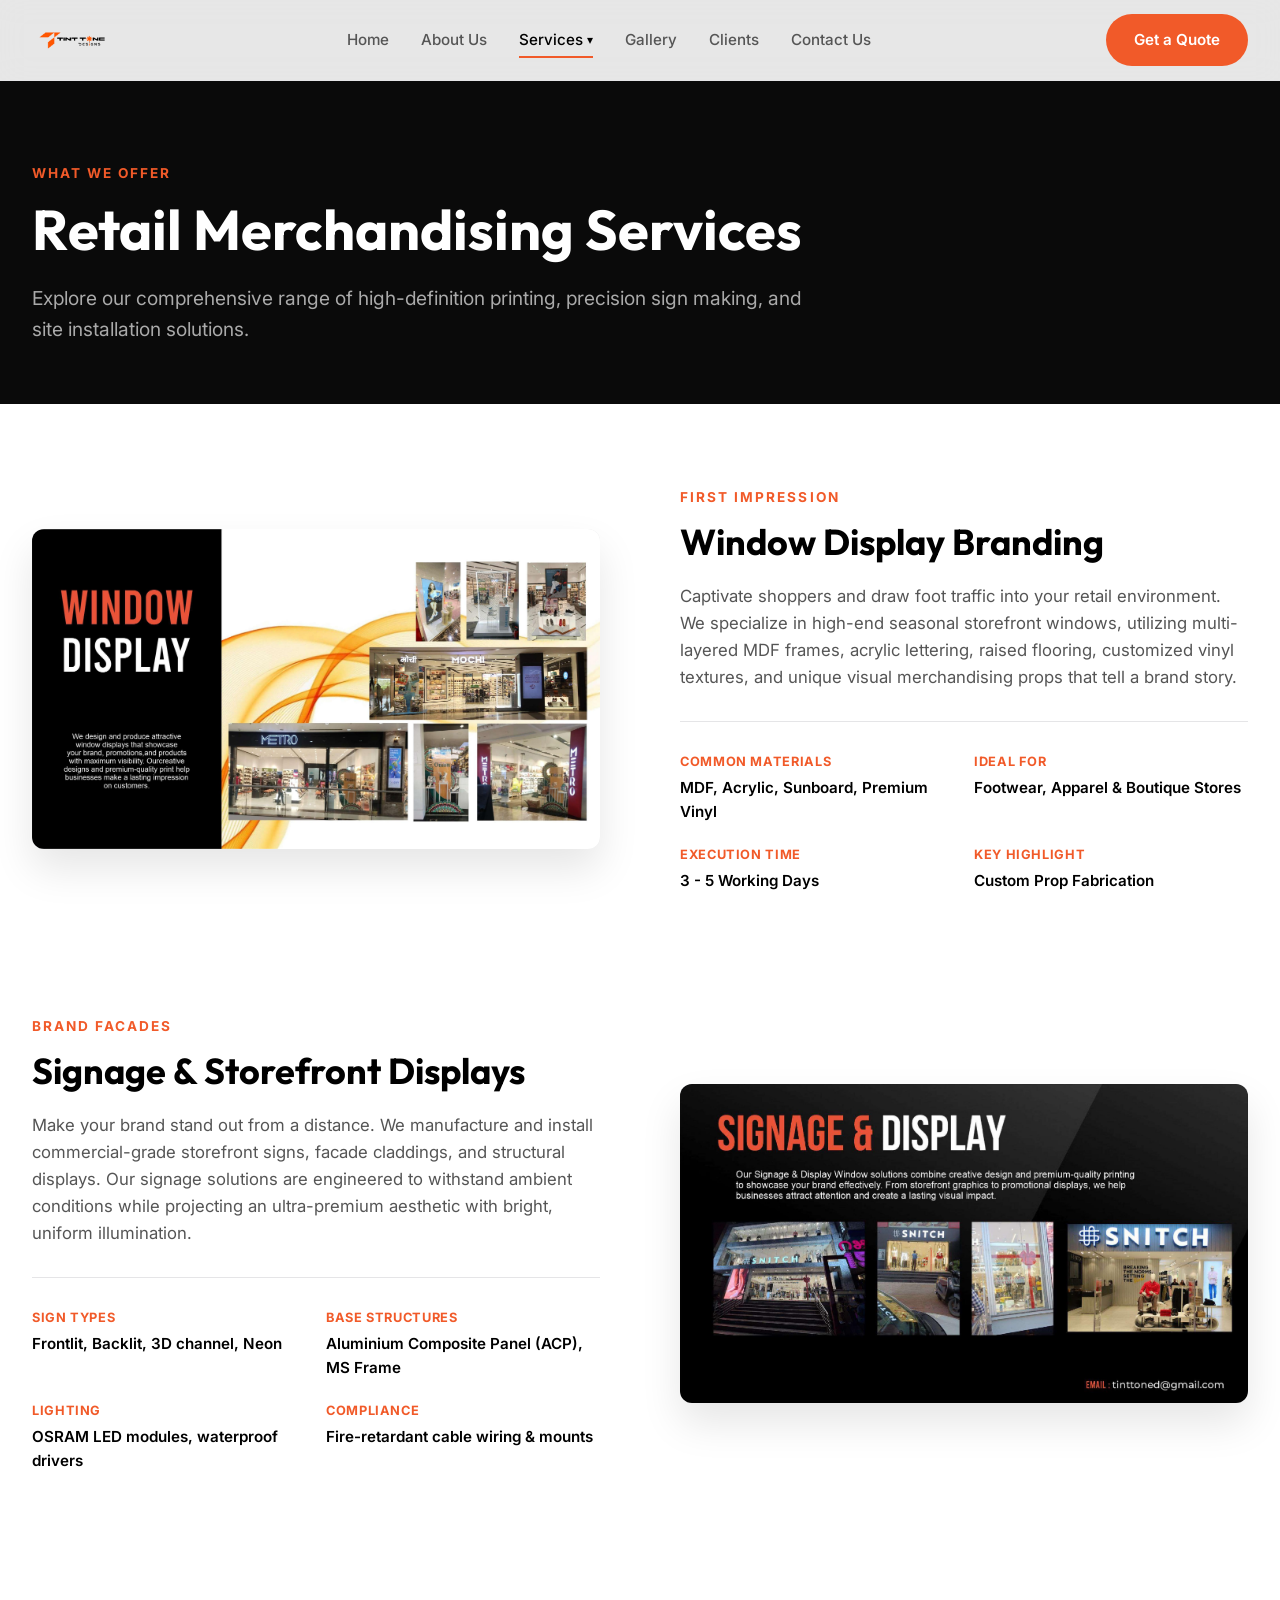
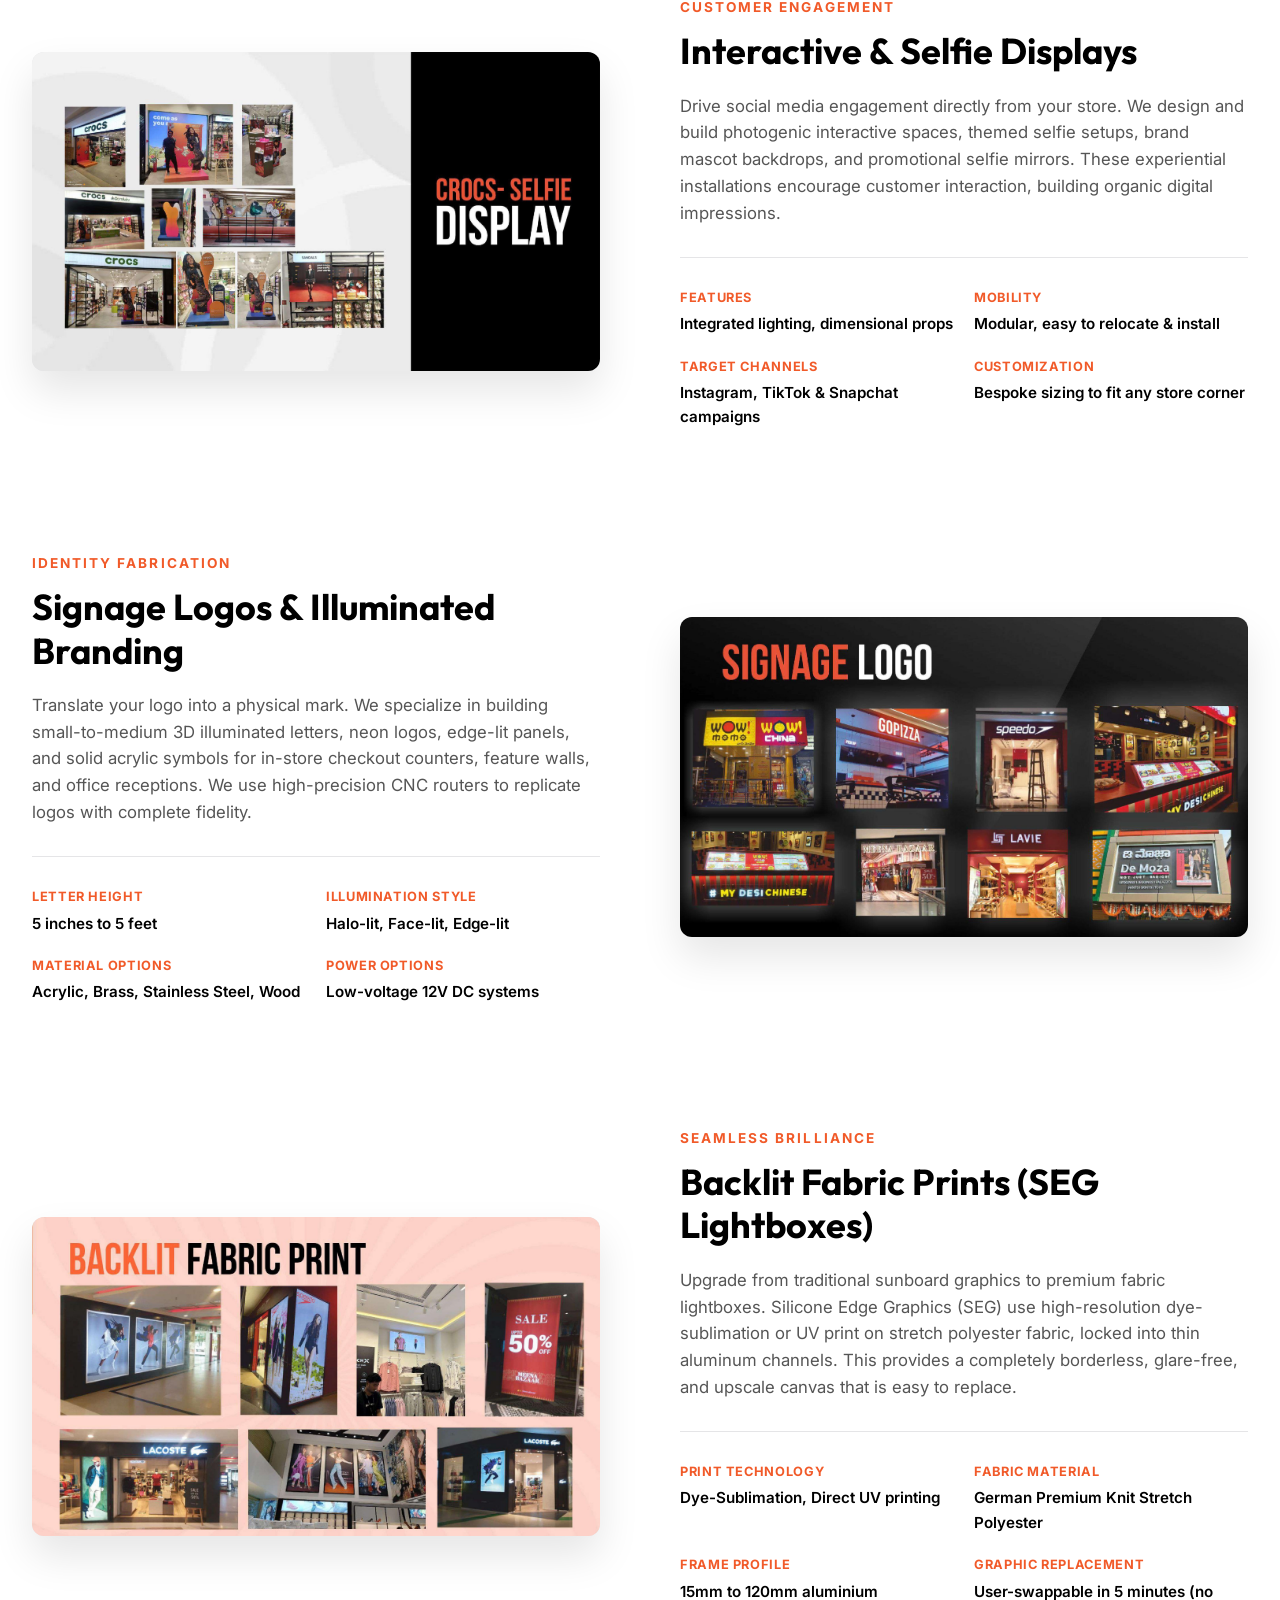
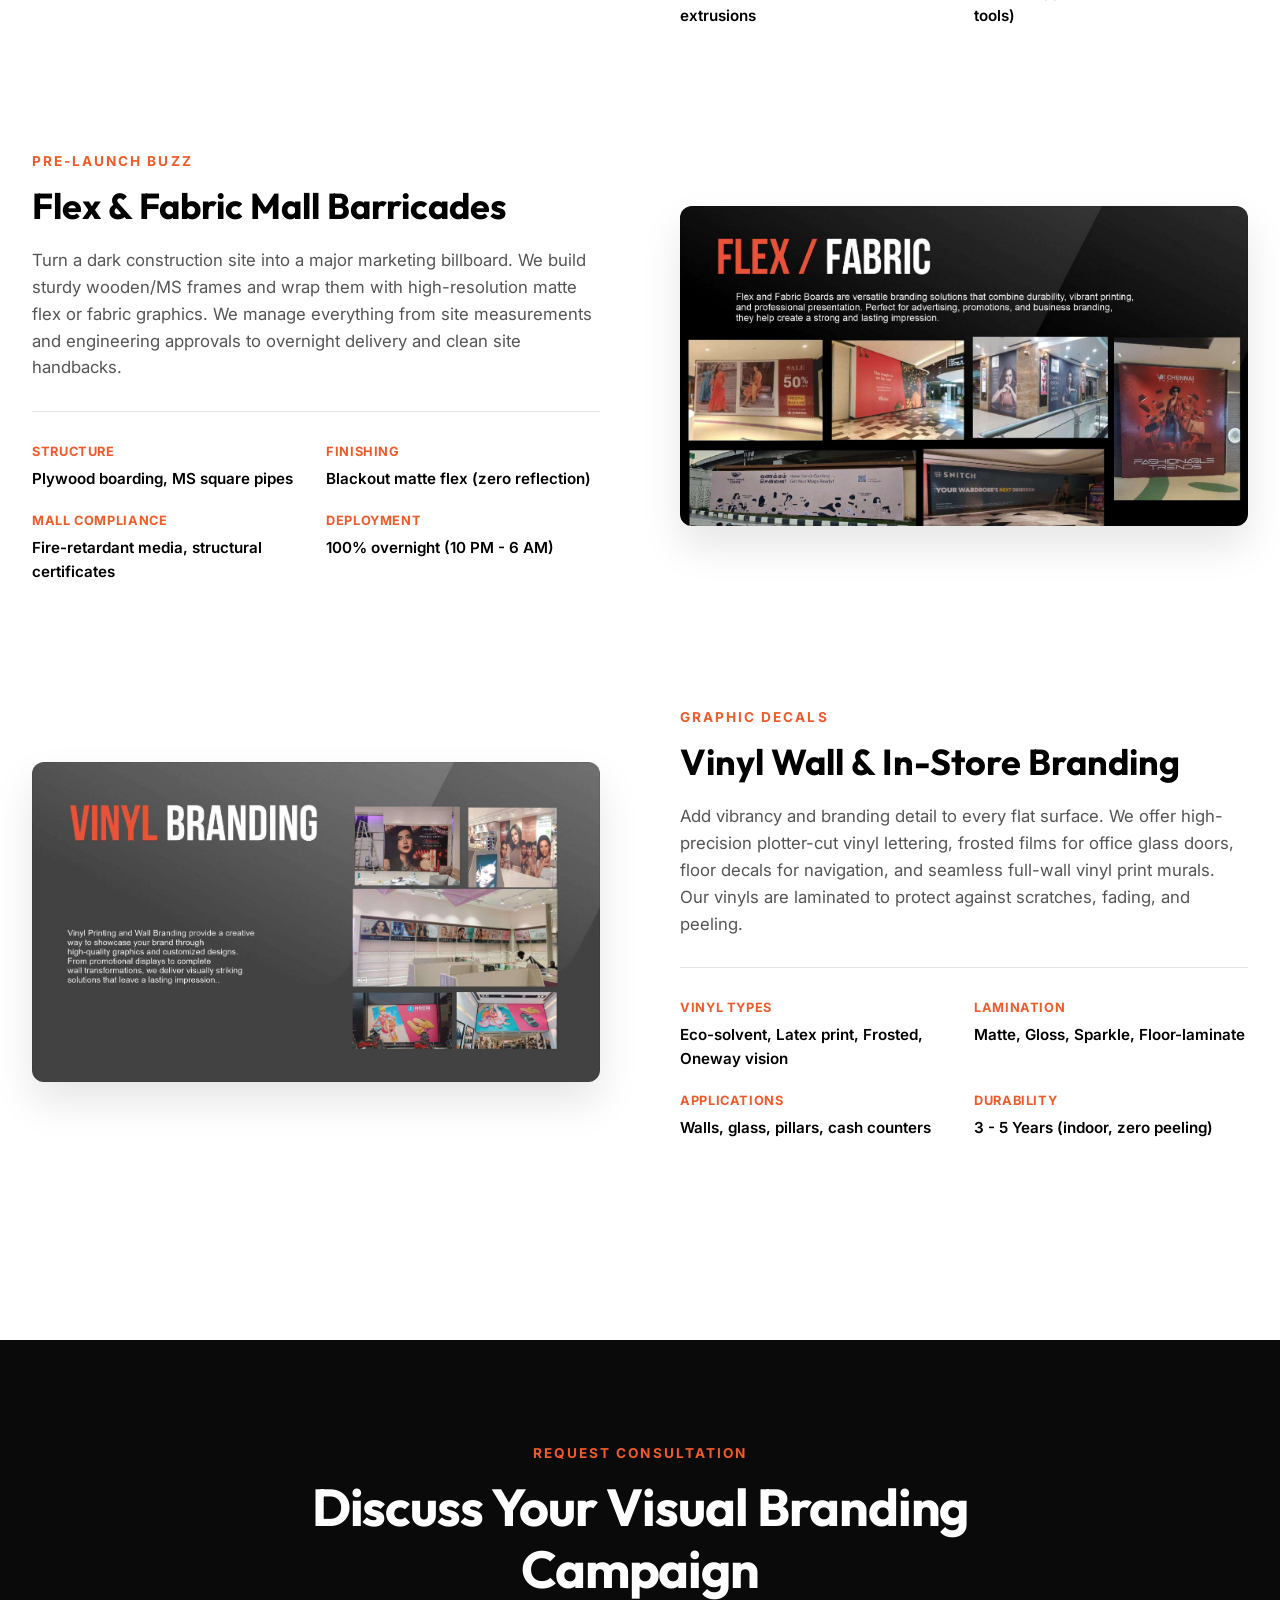
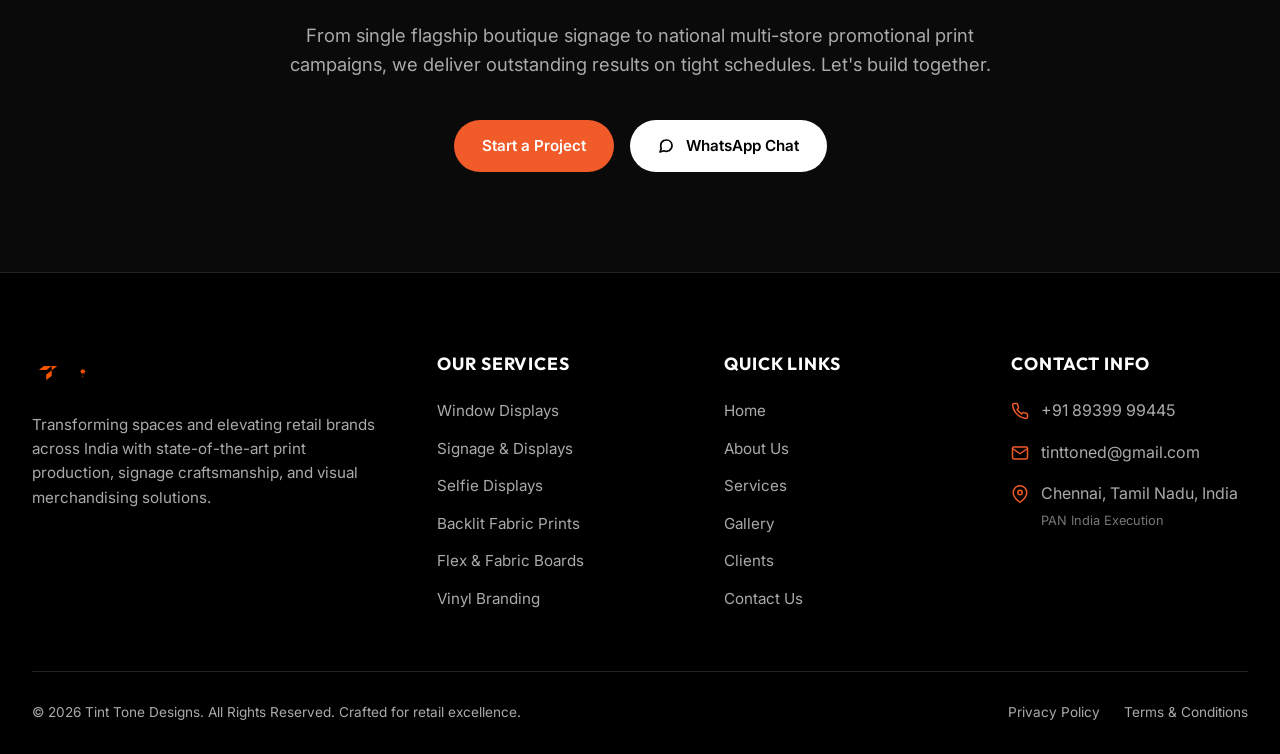
<file: service-detail.html>
<!DOCTYPE html>
<html lang="en">
<head>
    <meta charset="UTF-8">
    <meta name="viewport" content="width=device-width, initial-scale=1.0">
    <title>Service Details | Tint Tone Designs</title>
    <meta name="description" content="Explore details, specifications, and execution photographs of our premium retail branding services.">
    <link rel="stylesheet" href="css/style.css">
    <style>
        .service-details-section {
            padding: 80px 0;
        }
        .service-details-grid {
            display: grid;
            grid-template-columns: 1fr;
            gap: 50px;
        }
        .service-info-card {
            background-color: var(--section-bg);
            border: 1px solid var(--border-color);
            padding: 40px;
            border-radius: var(--radius-md);
        }
        .service-info-card h2 {
            font-size: 2.2rem;
            margin-bottom: 20px;
            color: var(--black);
        }
        .service-info-card p {
            color: var(--text-muted);
            font-size: 1.1rem;
            line-height: 1.7;
            margin-bottom: 0;
        }
        .service-gallery-header {
            margin-top: 30px;
            margin-bottom: 30px;
        }
        .service-gallery-header h3 {
            font-size: 1.8rem;
            font-weight: 700;
            color: var(--black);
            position: relative;
            display: inline-block;
        }
        .service-gallery-header h3::after {
            content: '';
            position: absolute;
            bottom: -8px;
            left: 0;
            width: 50px;
            height: 3px;
            background-color: var(--primary);
        }
        .service-images-grid {
            display: grid;
            grid-template-columns: repeat(auto-fill, minmax(300px, 1fr));
            gap: 30px;
        }
    </style>
</head>
<body>

    <!-- Header / Navbar -->
    <header class="header">
        <div class="container nav-container">
            <a href="index.html" class="logo">
                <img src="images/logo.png" alt="Tint Tone Designs Logo">
            </a>
            <nav class="nav-links">
                <a href="index.html">Home</a>
                <a href="about.html">About Us</a>
                <div class="nav-item-dropdown">
                    <a href="services.html" class="dropdown-toggle active">Services <span class="arrow">&#9662;</span></a>
                    <div class="dropdown-menu">
                        <a href="service-detail.html?service=acp_singage">ACP Signage</a>
                        <a href="service-detail.html?service=acrylic_signage">Acrylic Signage Letters</a>
                        <a href="service-detail.html?service=canopy">Canopy Printing</a>
                        <a href="service-detail.html?service=customised">Customised Wallpaper</a>
                        <a href="service-detail.html?service=flex_printing">Flex Printing</a>
                        <a href="service-detail.html?service=outdoor_hoarding">Outdoor Hoarding</a>
                        <a href="service-detail.html?service=sun_board">Sun Board Printing</a>
                        <a href="service-detail.html?service=uv_acrylic">UV Acrylic Printing</a>
                        <a href="service-detail.html?service=uv_backlit_fabric">UV Backlit Fabric Print</a>
                        <a href="service-detail.html?service=vinyl">Vinyl Printing</a>
                    </div>
                </div>
                <a href="gallery.html">Gallery</a>
                <a href="clients.html">Clients</a>
                <a href="contact.html">Contact Us</a>
            </nav>
            <div class="nav-cta">
                <a href="contact.html" class="btn btn-primary">Get a Quote</a>
            </div>
            <div class="menu-toggle">
                <span></span>
                <span></span>
                <span></span>
            </div>
        </div>
    </header>

    <!-- Page Header -->
    <section class="section about-hero bg-dark">
        <div class="container animate-fade-in">
            <span class="section-tag" style="color: var(--primary);">Service Showcase</span>
            <h1 class="dynamic-service-title" style="font-size: 3.5rem; margin-top: 10px; margin-bottom: 20px; color: var(--text-light);">Loading Service...</h1>
            <p style="font-size: 1.2rem; color: var(--text-light-muted); max-width: 800px;">Explore our execution details, quality standards, and portfolio gallery for this service.</p>
        </div>
    </section>

    <!-- Service Detail Section -->
    <section class="section service-details-section">
        <div class="container">
            <div class="service-details-grid">
                <!-- Description Card -->
                <div class="service-info-card animate-fade-in">
                    <h2 class="dynamic-service-title">Service Description</h2>
                    <p id="service-description">Loading description details...</p>
                </div>
                
                <!-- Gallery Section -->
                <div>
                    <div class="service-gallery-header animate-fade-in">
                        <h3>Execution Showcase</h3>
                    </div>
                    <div class="service-images-grid" id="service-images-grid">
                        <!-- Dynamically filled with images -->
                    </div>
                </div>
            </div>
        </div>
    </section>

    <!-- Project Lightbox Modal -->
    <div id="lightbox" class="lightbox-modal">
        <div class="lightbox-content">
            <button class="lightbox-close">&times;</button>
            <button class="lightbox-nav lightbox-prev">&#10094;</button>
            <img class="lightbox-img" src="" alt="Lightbox View">
            <button class="lightbox-nav lightbox-next">&#10095;</button>
            <div class="lightbox-caption"></div>
        </div>
    </div>

    <!-- Call to Action Section -->
    <section class="section bg-dark cta-section">
        <div class="container animate-fade-in">
            <div class="cta-content">
                <span class="section-tag" style="color: var(--primary);">Start collaborating</span>
                <h2 style="margin-top: 10px;">Looking for Premium Quality Execution?</h2>
                <p>Get in touch with our visual merchandising engineers. We provide free site surveys, layout proofs, and overnight setup services.</p>
                <div class="cta-btns">
                    <a href="contact.html" class="btn btn-primary">Start a Project</a>
                    <a href="https://wa.me/918939999445" target="_blank" class="btn btn-white">
                        <svg xmlns="http://www.w3.org/2000/svg" width="16" height="16" viewBox="0 0 24 24" fill="none" stroke="currentColor" stroke-width="2.5" stroke-linecap="round" stroke-linejoin="round" style="vertical-align: middle; margin-right: 4px;"><path d="M21 11.5a8.38 8.38 0 0 1-.9 3.8 8.5 8.5 0 0 1-7.6 4.7 8.38 8.38 0 0 1-3.8-.9L3 21l1.9-5.7a8.38 8.38 0 0 1-.9-3.8 8.5 8.5 0 0 1 4.7-7.6 8.38 8.38 0 0 1 3.8-.9h.5a8.48 8.48 0 0 1 8 8v.5z"></path></svg>
                        WhatsApp Chat
                    </a>
                </div>
            </div>
        </div>
    </section>

    <!-- Footer -->
    <footer class="footer">
        <div class="container">
            <div class="footer-grid">
                <div class="footer-col footer-col-logo">
                    <img src="images/logo.png" alt="Tint Tone Designs Logo">
                    <p style="margin-top: 15px;">Transforming spaces and elevating retail brands across India with state-of-the-art print production, signage craftsmanship, and visual merchandising solutions.</p>
                </div>
                <div class="footer-col">
                    <h3>Our Services</h3>
                    <ul class="footer-links">
                        <li><a href="services.html#window-displays">Window Displays</a></li>
                        <li><a href="services.html#store-signage">Signage & Displays</a></li>
                        <li><a href="services.html#interactive-selfie">Selfie Displays</a></li>
                        <li><a href="services.html#backlit-fabric">Backlit Fabric Prints</a></li>
                        <li><a href="services.html#fabric-barricades">Flex & Fabric Boards</a></li>
                        <li><a href="services.html#vinyl-branding">Vinyl Branding</a></li>
                    </ul>
                </div>
                <div class="footer-col">
                    <h3>Quick Links</h3>
                    <ul class="footer-links">
                        <li><a href="index.html">Home</a></li>
                        <li><a href="about.html">About Us</a></li>
                        <li><a href="services.html">Services</a></li>
                        <li><a href="gallery.html">Gallery</a></li>
                        <li><a href="clients.html">Clients</a></li>
                        <li><a href="contact.html">Contact Us</a></li>
                    </ul>
                </div>
                <div class="footer-col">
                    <h3>Contact Info</h3>
                    <div class="footer-contact-info">
                        <div class="footer-contact-item">
                            <svg xmlns="http://www.w3.org/2000/svg" width="18" height="18" viewBox="0 0 24 24" fill="none" stroke="currentColor" stroke-width="2" stroke-linecap="round" stroke-linejoin="round"><path d="M22 16.92v3a2 2 0 0 1-2.18 2 19.79 19.79 0 0 1-8.63-3.07 19.5 19.5 0 0 1-6-6 19.79 19.79 0 0 1-3.07-8.67A2 2 0 0 1 4.11 2h3a2 2 0 0 1 2 1.72 12.84 12.84 0 0 0 .7 2.81 2 2 0 0 1-.45 2.11L8.09 9.91a16 16 0 0 0 6 6l1.27-1.27a2 2 0 0 1 2.11-.45 12.84 12.84 0 0 0 2.81.7A2 2 0 0 1 22 16.92z"></path></svg>
                            <span>+91 89399 99445</span>
                        </div>
                        <div class="footer-contact-item">
                            <svg xmlns="http://www.w3.org/2000/svg" width="18" height="18" viewBox="0 0 24 24" fill="none" stroke="currentColor" stroke-width="2" stroke-linecap="round" stroke-linejoin="round"><path d="M4 4h16c1.1 0 2 .9 2 2v12c0 1.1-.9 2-2 2H4c-1.1 0-2-.9-2-2V6c0-1.1.9-2 2-2z"></path><polyline points="22,6 12,13 2,6"></polyline></svg>
                            <span>tinttoned@gmail.com</span>
                        </div>
                        <div class="footer-contact-item">
                            <svg xmlns="http://www.w3.org/2000/svg" width="18" height="18" viewBox="0 0 24 24" fill="none" stroke="currentColor" stroke-width="2" stroke-linecap="round" stroke-linejoin="round"><path d="M21 10c0 7-9 13-9 13s-9-6-9-13a9 9 0 0 1 18 0z"></path><circle cx="12" cy="10" r="3"></circle></svg>
                            <span>Chennai, Tamil Nadu, India<br><span style="font-size: 0.8rem; opacity: 0.7;">PAN India Execution</span></span>
                        </div>
                    </div>
                </div>
            </div>
            <div class="footer-bottom">
                <p>&copy; <span id="currentYear"></span> Tint Tone Designs. All Rights Reserved. Crafted for retail excellence.</p>
                <div class="footer-bottom-links">
                    <a href="#">Privacy Policy</a>
                    <a href="#">Terms & Conditions</a>
                </div>
            </div>
        </div>
    </footer>

    <script src="js/site-data.js"></script>
    <script src="js/main.js"></script>
</body>
</html>
</file>
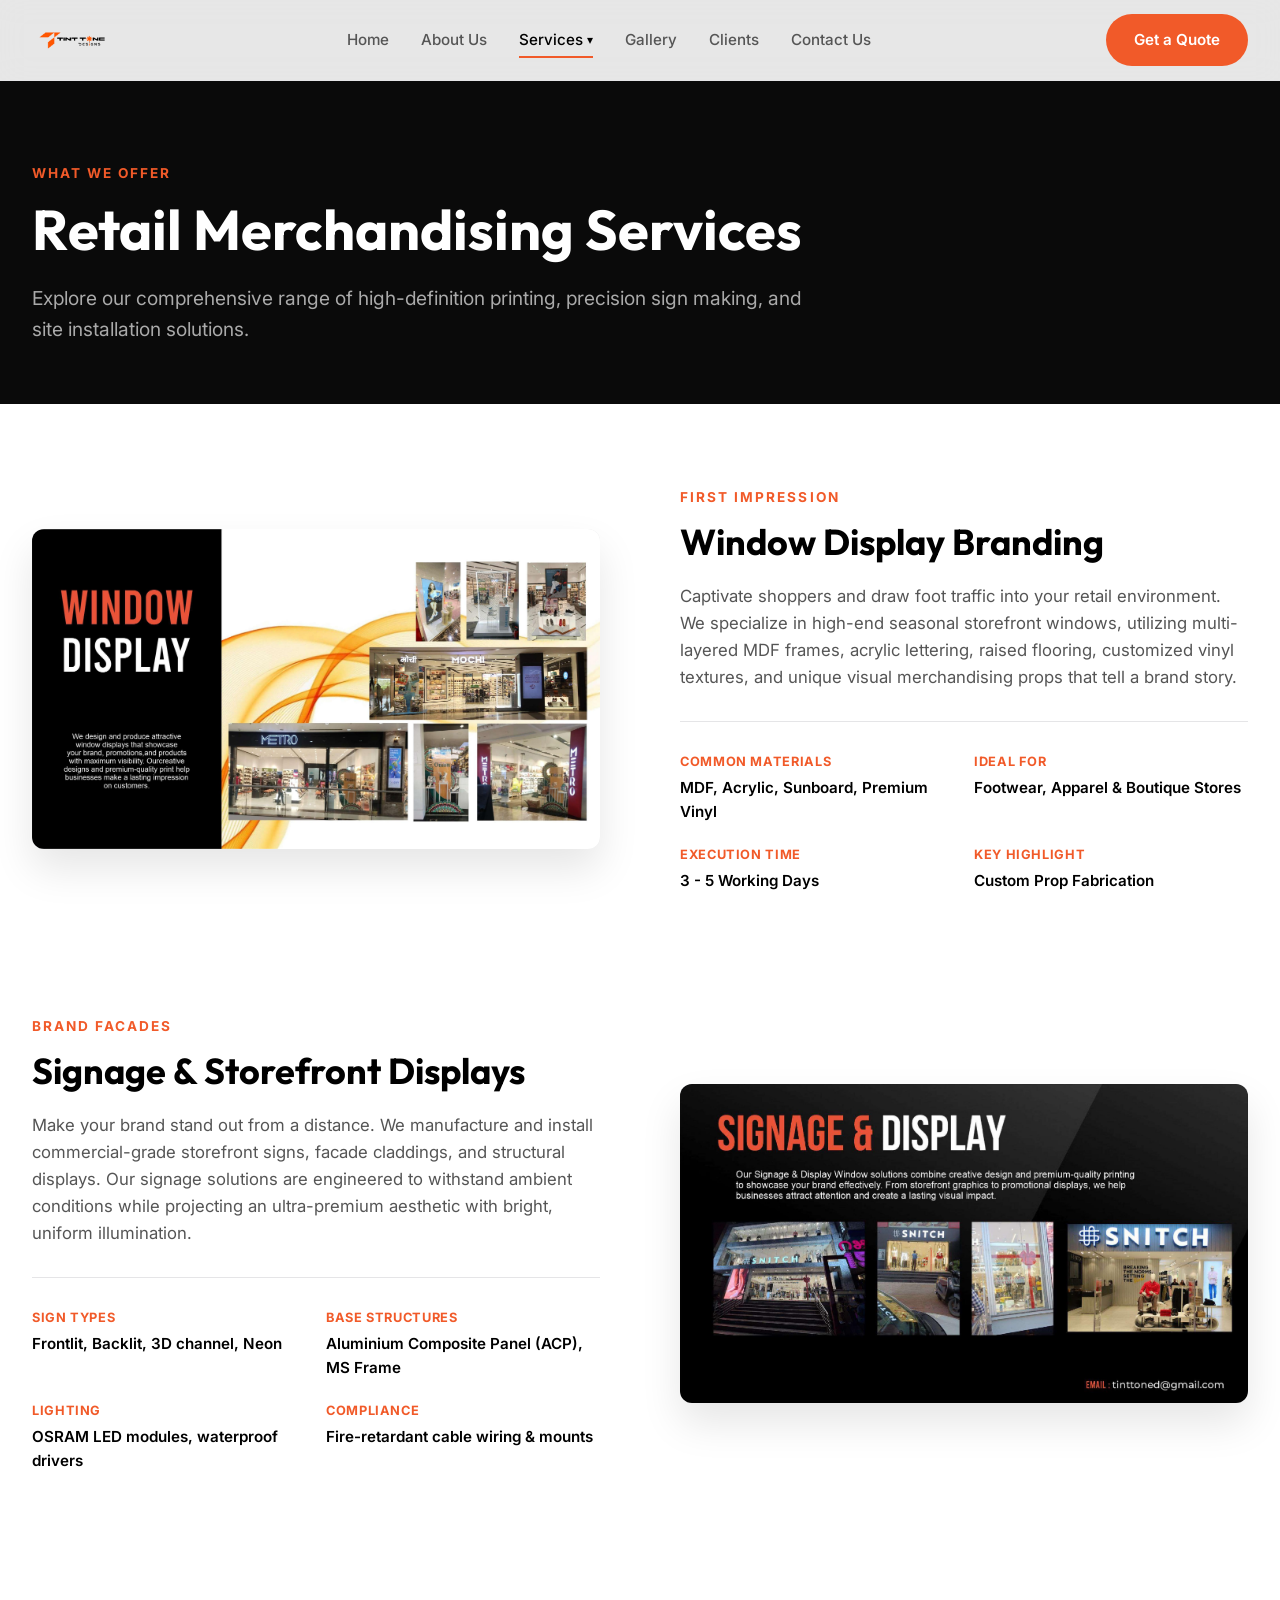
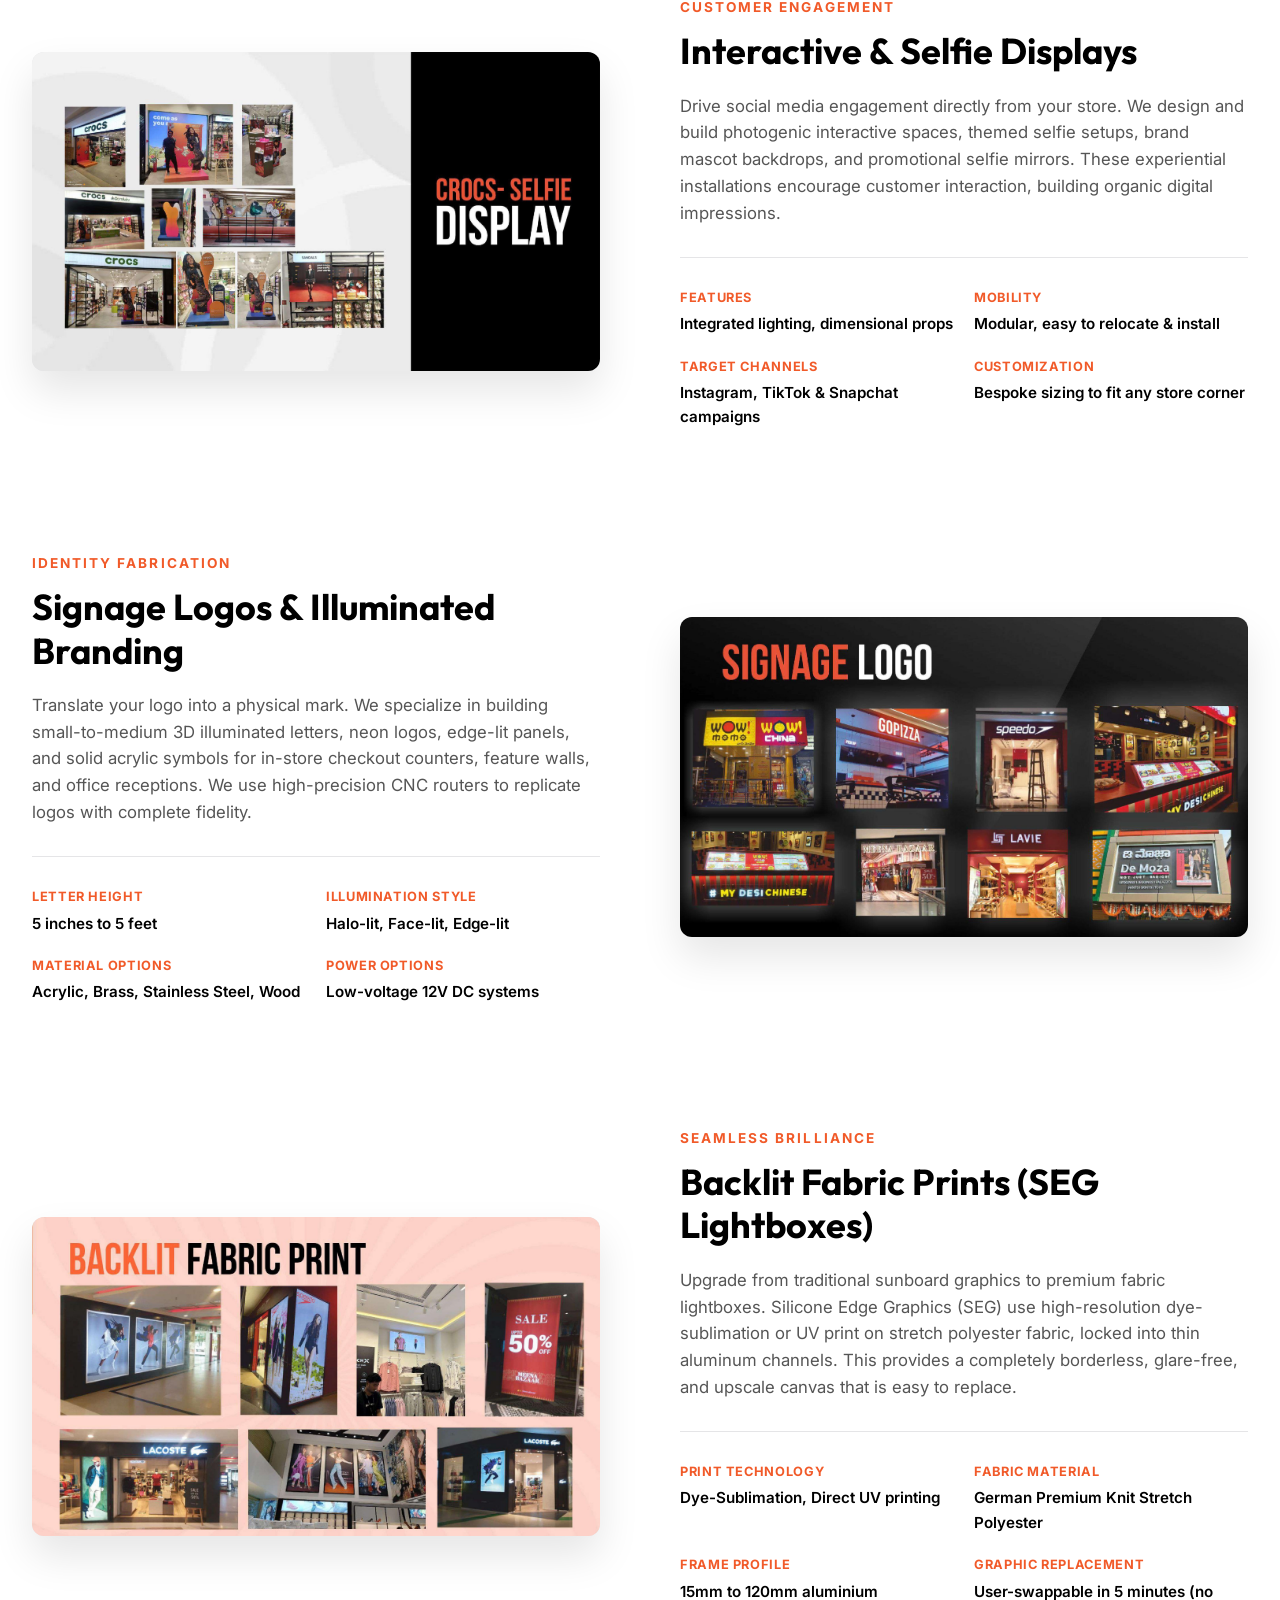
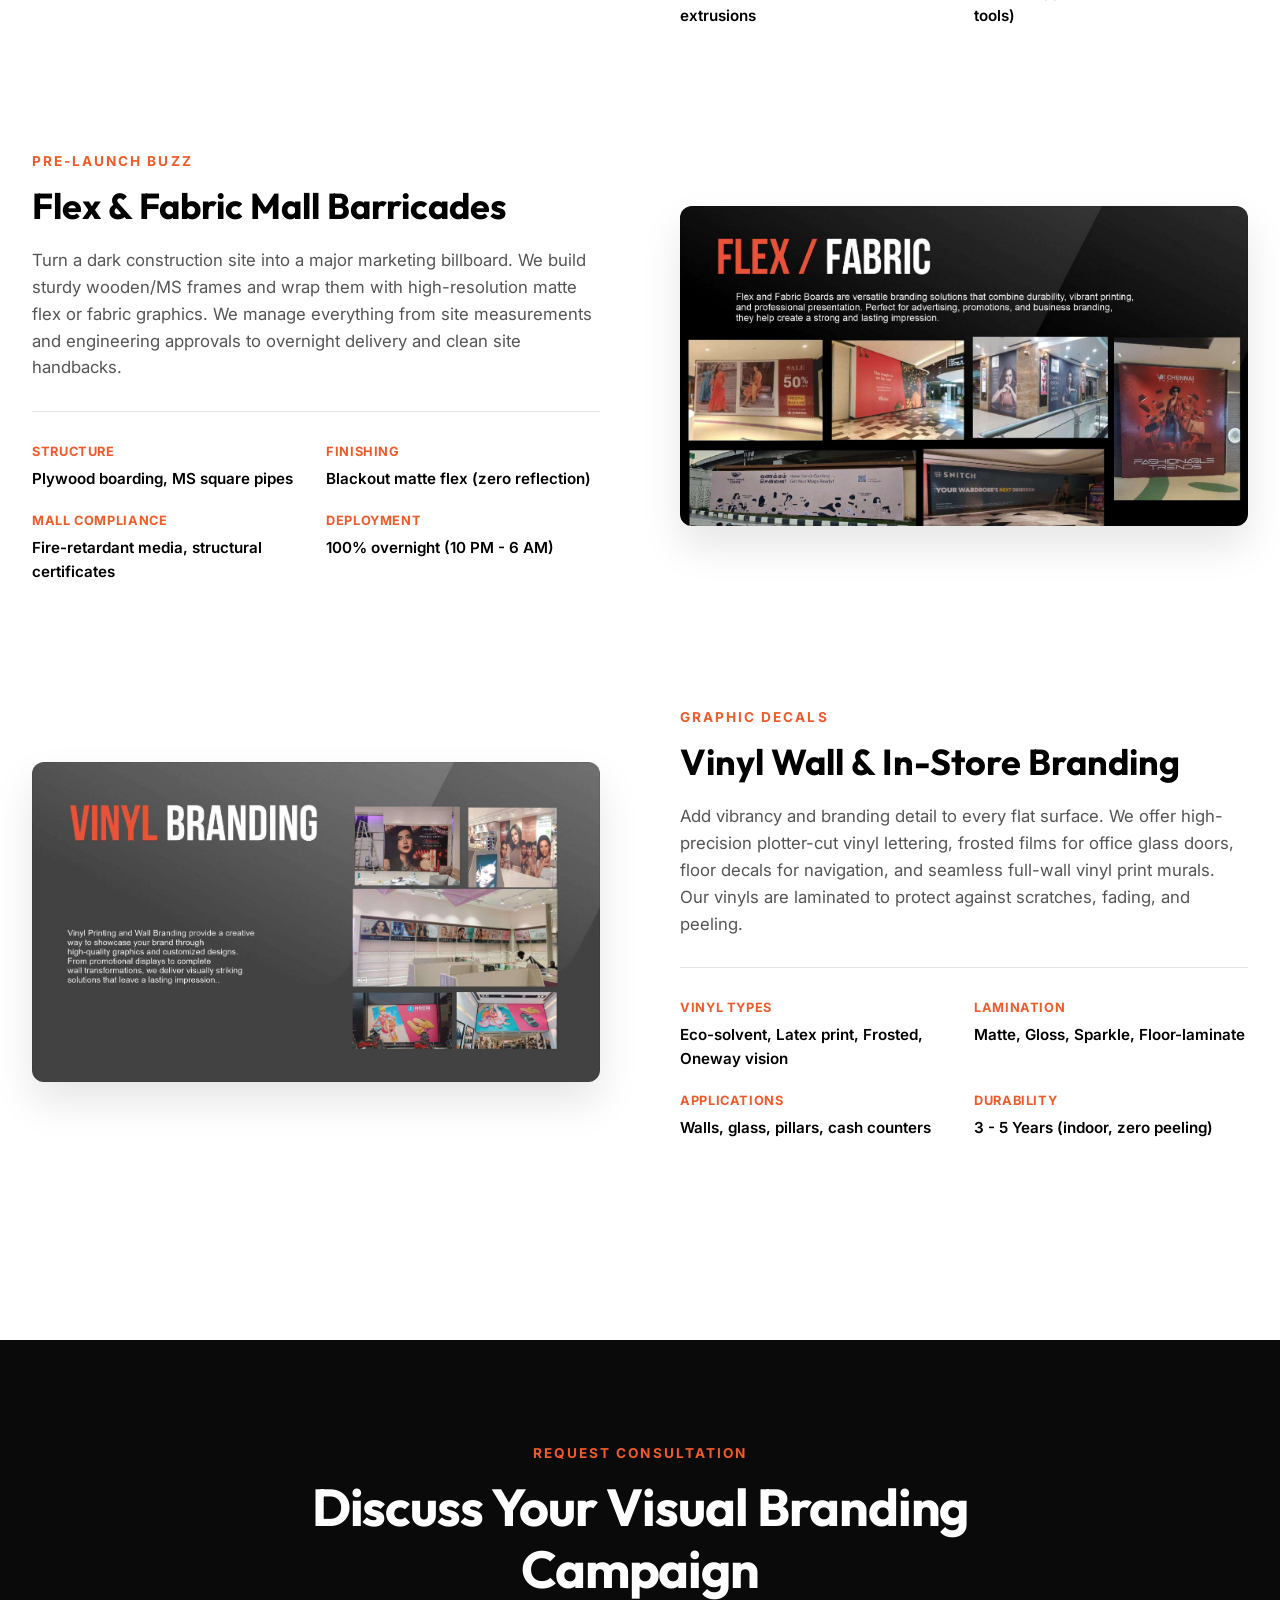
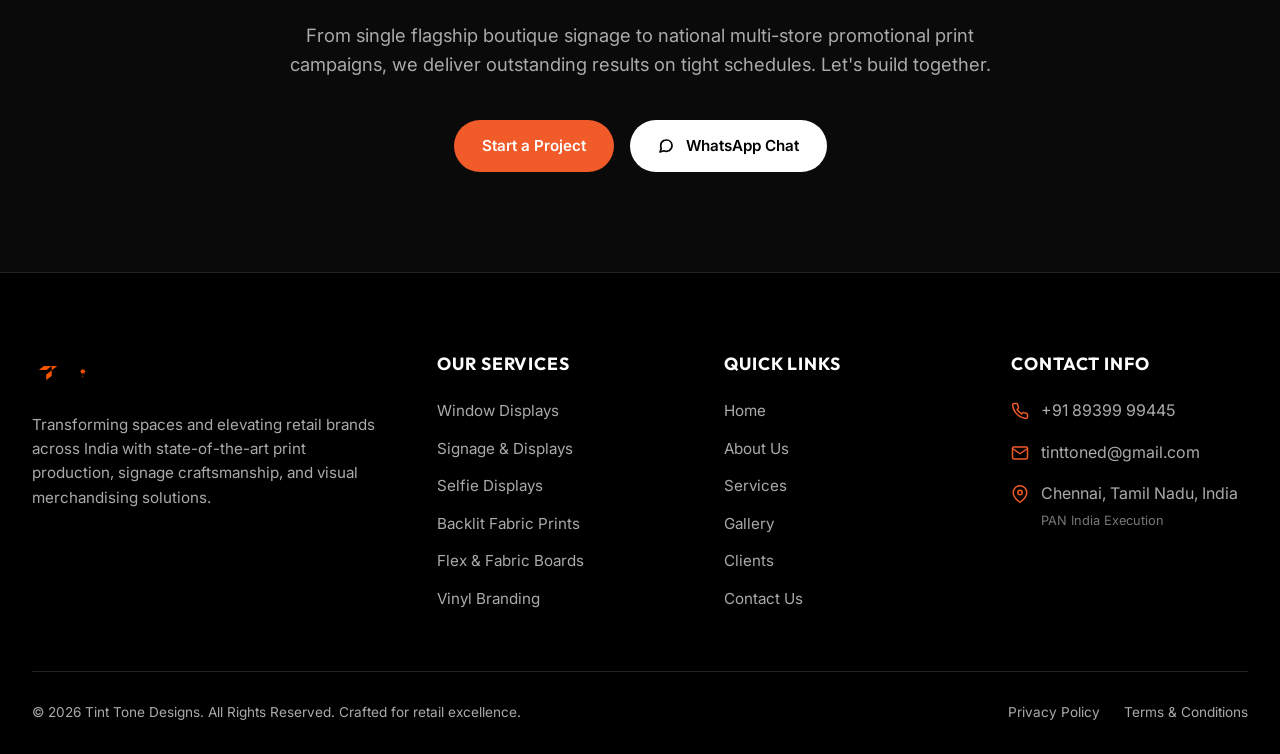
<file: services.html>
<!DOCTYPE html>
<html lang="en">
<head>
    <meta charset="UTF-8">
    <meta name="viewport" content="width=device-width, initial-scale=1.0">
    <title>Our Services | Tint Tone Designs</title>
    <meta name="description" content="Explore our retail branding and large-format print fabrication services, including storefront signage, window displays, backlit fabrics, barricades, and vinyl wraps.">
    <link rel="stylesheet" href="css/style.css">
    <style>
        /* Service Page Custom Layout */
        .services-detail-section {
            padding: 80px 0;
        }
        .service-detail-item {
            display: grid;
            grid-template-columns: 1fr 1fr;
            gap: 80px;
            align-items: center;
            margin-bottom: 120px;
        }
        .service-detail-item:nth-child(even) {
            direction: rtl;
        }
        .service-detail-item:nth-child(even) .service-detail-content {
            direction: ltr;
        }
        @media (max-width: 992px) {
            .service-detail-item, .service-detail-item:nth-child(even) {
                grid-template-columns: 1fr;
                gap: 40px;
                margin-bottom: 80px;
                direction: ltr;
            }
        }
        .service-detail-img {
            border-radius: var(--radius-md);
            overflow: hidden;
            box-shadow: var(--shadow-lg);
            background-color: var(--border-color);
        }
        .service-detail-img img {
            width: 100%;
            height: auto;
            display: block;
            transition: var(--transition);
        }
        .service-detail-img:hover img {
            transform: scale(1.03);
        }
        .service-detail-content h3 {
            font-size: 2.25rem;
            margin-top: 10px;
            margin-bottom: 20px;
        }
        .service-detail-content p {
            color: var(--text-muted);
            font-size: 1.05rem;
            margin-bottom: 30px;
        }
        .specs-list {
            display: grid;
            grid-template-columns: 1fr 1fr;
            gap: 20px;
            border-top: 1px solid var(--border-color);
            padding-top: 30px;
        }
        .spec-label {
            font-size: 0.8rem;
            font-weight: 700;
            text-transform: uppercase;
            letter-spacing: 0.05em;
            color: var(--primary);
        }
        .spec-val {
            font-size: 0.95rem;
            font-weight: 600;
            color: var(--black);
            margin-top: 4px;
        }
    </style>
</head>
<body>

    <!-- Header / Navbar -->
    <header class="header">
        <div class="container nav-container">
            <a href="index.html" class="logo">
                <img src="images/logo.png" alt="Tint Tone Designs Logo">
            </a>
            <nav class="nav-links">
                <a href="index.html">Home</a>
                <a href="about.html">About Us</a>
                <div class="nav-item-dropdown">
                    <a href="services.html" class="dropdown-toggle active">Services <span class="arrow">&#9662;</span></a>
                    <div class="dropdown-menu">
                        <a href="service-detail.html?service=acp_singage">ACP Signage</a>
                        <a href="service-detail.html?service=acrylic_signage">Acrylic Signage Letters</a>
                        <a href="service-detail.html?service=canopy">Canopy Printing</a>
                        <a href="service-detail.html?service=customised">Customised Wallpaper</a>
                        <a href="service-detail.html?service=flex_printing">Flex Printing</a>
                        <a href="service-detail.html?service=outdoor_hoarding">Outdoor Hoarding</a>
                        <a href="service-detail.html?service=sun_board">Sun Board Printing</a>
                        <a href="service-detail.html?service=uv_acrylic">UV Acrylic Printing</a>
                        <a href="service-detail.html?service=uv_backlit_fabric">UV Backlit Fabric Print</a>
                        <a href="service-detail.html?service=vinyl">Vinyl Printing</a>
                    </div>
                </div>
                <a href="gallery.html">Gallery</a>
                <a href="clients.html">Clients</a>
                <a href="contact.html">Contact Us</a>
            </nav>
            <div class="nav-cta">
                <a href="contact.html" class="btn btn-primary">Get a Quote</a>
            </div>
            <div class="menu-toggle">
                <span></span>
                <span></span>
                <span></span>
            </div>
        </div>
    </header>

    <!-- Page Header -->
    <section class="section about-hero bg-dark">
        <div class="container animate-fade-in">
            <span class="section-tag" style="color: var(--primary);">What We Offer</span>
            <h1 style="font-size: 3.5rem; margin-top: 10px; margin-bottom: 20px; color: var(--text-light);">Retail Merchandising Services</h1>
            <p style="font-size: 1.2rem; color: var(--text-light-muted); max-width: 800px;">Explore our comprehensive range of high-definition printing, precision sign making, and site installation solutions.</p>
        </div>
    </section>

    <!-- Services Detail Section -->
    <section class="section services-detail-section">
        <div class="container">
            
            <!-- Service 1: Window Displays -->
            <div id="window-displays" class="service-detail-item animate-fade-in">
                <div class="service-detail-img">
                    <img src="images/TINT TONE  PORTFOLIO-04.jpg" alt="Window Display Branding Mochi and Metro Shoes">
                </div>
                <div class="service-detail-content">
                    <span class="section-tag">First Impression</span>
                    <h3>Window Display Branding</h3>
                    <p>Captivate shoppers and draw foot traffic into your retail environment. We specialize in high-end seasonal storefront windows, utilizing multi-layered MDF frames, acrylic lettering, raised flooring, customized vinyl textures, and unique visual merchandising props that tell a brand story.</p>
                    <div class="specs-list">
                        <div>
                            <div class="spec-label">Common Materials</div>
                            <div class="spec-val">MDF, Acrylic, Sunboard, Premium Vinyl</div>
                        </div>
                        <div>
                            <div class="spec-label">Ideal For</div>
                            <div class="spec-val">Footwear, Apparel & Boutique Stores</div>
                        </div>
                        <div>
                            <div class="spec-label">Execution Time</div>
                            <div class="spec-val">3 - 5 Working Days</div>
                        </div>
                        <div>
                            <div class="spec-label">Key Highlight</div>
                            <div class="spec-val">Custom Prop Fabrication</div>
                        </div>
                    </div>
                </div>
            </div>

            <!-- Service 2: Signage & Storefront Displays -->
            <div id="store-signage" class="service-detail-item animate-fade-in">
                <div class="service-detail-img">
                    <img src="images/TINT TONE  PORTFOLIO-05.jpg" alt="Storefront Signage and Facade Branding - Snitch">
                </div>
                <div class="service-detail-content">
                    <span class="section-tag">Brand Facades</span>
                    <h3>Signage & Storefront Displays</h3>
                    <p>Make your brand stand out from a distance. We manufacture and install commercial-grade storefront signs, facade claddings, and structural displays. Our signage solutions are engineered to withstand ambient conditions while projecting an ultra-premium aesthetic with bright, uniform illumination.</p>
                    <div class="specs-list">
                        <div>
                            <div class="spec-label">Sign Types</div>
                            <div class="spec-val">Frontlit, Backlit, 3D channel, Neon</div>
                        </div>
                        <div>
                            <div class="spec-label">Base Structures</div>
                            <div class="spec-val">Aluminium Composite Panel (ACP), MS Frame</div>
                        </div>
                        <div>
                            <div class="spec-label">Lighting</div>
                            <div class="spec-val">OSRAM LED modules, waterproof drivers</div>
                        </div>
                        <div>
                            <div class="spec-label">Compliance</div>
                            <div class="spec-val">Fire-retardant cable wiring & mounts</div>
                        </div>
                    </div>
                </div>
            </div>

            <!-- Service 3: Interactive & Selfie Displays -->
            <div id="interactive-selfie" class="service-detail-item animate-fade-in">
                <div class="service-detail-img">
                    <img src="images/TINT TONE  PORTFOLIO-06.jpg" alt="Interactive Selfie Display Mockup Crocs">
                </div>
                <div class="service-detail-content">
                    <span class="section-tag">Customer Engagement</span>
                    <h3>Interactive & Selfie Displays</h3>
                    <p>Drive social media engagement directly from your store. We design and build photogenic interactive spaces, themed selfie setups, brand mascot backdrops, and promotional selfie mirrors. These experiential installations encourage customer interaction, building organic digital impressions.</p>
                    <div class="specs-list">
                        <div>
                            <div class="spec-label">Features</div>
                            <div class="spec-val">Integrated lighting, dimensional props</div>
                        </div>
                        <div>
                            <div class="spec-label">Mobility</div>
                            <div class="spec-val">Modular, easy to relocate & install</div>
                        </div>
                        <div>
                            <div class="spec-label">Target Channels</div>
                            <div class="spec-val">Instagram, TikTok & Snapchat campaigns</div>
                        </div>
                        <div>
                            <div class="spec-label">Customization</div>
                            <div class="spec-val">Bespoke sizing to fit any store corner</div>
                        </div>
                    </div>
                </div>
            </div>

            <!-- Service 4: Signage Logos & Illuminated Branding -->
            <div id="signage-logos" class="service-detail-item animate-fade-in">
                <div class="service-detail-img">
                    <img src="images/TINT TONE  PORTFOLIO-07.jpg" alt="Custom Illuminated Branding Logos Wow Momo, Speedo">
                </div>
                <div class="service-detail-content">
                    <span class="section-tag">Identity Fabrication</span>
                    <h3>Signage Logos & Illuminated Branding</h3>
                    <p>Translate your logo into a physical mark. We specialize in building small-to-medium 3D illuminated letters, neon logos, edge-lit panels, and solid acrylic symbols for in-store checkout counters, feature walls, and office receptions. We use high-precision CNC routers to replicate logos with complete fidelity.</p>
                    <div class="specs-list">
                        <div>
                            <div class="spec-label">Letter Height</div>
                            <div class="spec-val">5 inches to 5 feet</div>
                        </div>
                        <div>
                            <div class="spec-label">Illumination Style</div>
                            <div class="spec-val">Halo-lit, Face-lit, Edge-lit</div>
                        </div>
                        <div>
                            <div class="spec-label">Material Options</div>
                            <div class="spec-val">Acrylic, Brass, Stainless Steel, Wood</div>
                        </div>
                        <div>
                            <div class="spec-label">Power Options</div>
                            <div class="spec-val">Low-voltage 12V DC systems</div>
                        </div>
                    </div>
                </div>
            </div>

            <!-- Service 5: Backlit Fabric Prints -->
            <div id="backlit-fabric" class="service-detail-item animate-fade-in">
                <div class="service-detail-img">
                    <img src="images/TINT TONE  PORTFOLIO-08.jpg" alt="Backlit Fabric Lightbox Print Speedo">
                </div>
                <div class="service-detail-content">
                    <span class="section-tag">Seamless Brilliance</span>
                    <h3>Backlit Fabric Prints (SEG Lightboxes)</h3>
                    <p>Upgrade from traditional sunboard graphics to premium fabric lightboxes. Silicone Edge Graphics (SEG) use high-resolution dye-sublimation or UV print on stretch polyester fabric, locked into thin aluminum channels. This provides a completely borderless, glare-free, and upscale canvas that is easy to replace.</p>
                    <div class="specs-list">
                        <div>
                            <div class="spec-label">Print Technology</div>
                            <div class="spec-val">Dye-Sublimation, Direct UV printing</div>
                        </div>
                        <div>
                            <div class="spec-label">Fabric Material</div>
                            <div class="spec-val">German Premium Knit Stretch Polyester</div>
                        </div>
                        <div>
                            <div class="spec-label">Frame Profile</div>
                            <div class="spec-val">15mm to 120mm aluminium extrusions</div>
                        </div>
                        <div>
                            <div class="spec-label">Graphic Replacement</div>
                            <div class="spec-val">User-swappable in 5 minutes (no tools)</div>
                        </div>
                    </div>
                </div>
            </div>

            <!-- Service 6: Flex & Fabric Mall Barricades -->
            <div id="fabric-barricades" class="service-detail-item animate-fade-in">
                <div class="service-detail-img">
                    <img src="images/TINT TONE  PORTFOLIO-09.jpg" alt="Mall Storefront Hoardings and Barricades - Snitch / Third Wave Coffee">
                </div>
                <div class="service-detail-content">
                    <span class="section-tag">Pre-Launch Buzz</span>
                    <h3>Flex & Fabric Mall Barricades</h3>
                    <p>Turn a dark construction site into a major marketing billboard. We build sturdy wooden/MS frames and wrap them with high-resolution matte flex or fabric graphics. We manage everything from site measurements and engineering approvals to overnight delivery and clean site handbacks.</p>
                    <div class="specs-list">
                        <div>
                            <div class="spec-label">Structure</div>
                            <div class="spec-val">Plywood boarding, MS square pipes</div>
                        </div>
                        <div>
                            <div class="spec-label">Finishing</div>
                            <div class="spec-val">Blackout matte flex (zero reflection)</div>
                        </div>
                        <div>
                            <div class="spec-label">Mall Compliance</div>
                            <div class="spec-val">Fire-retardant media, structural certificates</div>
                        </div>
                        <div>
                            <div class="spec-label">Deployment</div>
                            <div class="spec-val">100% overnight (10 PM - 6 AM)</div>
                        </div>
                    </div>
                </div>
            </div>

            <!-- Service 7: Vinyl Branding -->
            <div id="vinyl-branding" class="service-detail-item animate-fade-in">
                <div class="service-detail-img">
                    <img src="images/TINT TONE  PORTFOLIO-10.jpg" alt="Vinyl In-Store Wall Branding Nykaa Mochi">
                </div>
                <div class="service-detail-content">
                    <span class="section-tag">Graphic Decals</span>
                    <h3>Vinyl Wall & In-Store Branding</h3>
                    <p>Add vibrancy and branding detail to every flat surface. We offer high-precision plotter-cut vinyl lettering, frosted films for office glass doors, floor decals for navigation, and seamless full-wall vinyl print murals. Our vinyls are laminated to protect against scratches, fading, and peeling.</p>
                    <div class="specs-list">
                        <div>
                            <div class="spec-label">Vinyl Types</div>
                            <div class="spec-val">Eco-solvent, Latex print, Frosted, Oneway vision</div>
                        </div>
                        <div>
                            <div class="spec-label">Lamination</div>
                            <div class="spec-val">Matte, Gloss, Sparkle, Floor-laminate</div>
                        </div>
                        <div>
                            <div class="spec-label">Applications</div>
                            <div class="spec-val">Walls, glass, pillars, cash counters</div>
                        </div>
                        <div>
                            <div class="spec-label">Durability</div>
                            <div class="spec-val">3 - 5 Years (indoor, zero peeling)</div>
                        </div>
                    </div>
                </div>
            </div>

        </div>
    </section>

    <!-- Call to Action Section -->
    <section class="section bg-dark cta-section">
        <div class="container animate-fade-in">
            <div class="cta-content">
                <span class="section-tag" style="color: var(--primary);">Request consultation</span>
                <h2 style="margin-top: 10px;">Discuss Your Visual Branding Campaign</h2>
                <p>From single flagship boutique signage to national multi-store promotional print campaigns, we deliver outstanding results on tight schedules. Let's build together.</p>
                <div class="cta-btns">
                    <a href="contact.html" class="btn btn-primary">Start a Project</a>
                    <a href="https://wa.me/918939999445" target="_blank" class="btn btn-white">
                        <svg xmlns="http://www.w3.org/2000/svg" width="16" height="16" viewBox="0 0 24 24" fill="none" stroke="currentColor" stroke-width="2.5" stroke-linecap="round" stroke-linejoin="round" style="vertical-align: middle; margin-right: 4px;"><path d="M21 11.5a8.38 8.38 0 0 1-.9 3.8 8.5 8.5 0 0 1-7.6 4.7 8.38 8.38 0 0 1-3.8-.9L3 21l1.9-5.7a8.38 8.38 0 0 1-.9-3.8 8.5 8.5 0 0 1 4.7-7.6 8.38 8.38 0 0 1 3.8-.9h.5a8.48 8.48 0 0 1 8 8v.5z"></path></svg>
                        WhatsApp Chat
                    </a>
                </div>
            </div>
        </div>
    </section>

    <!-- Footer -->
    <footer class="footer">
        <div class="container">
            <div class="footer-grid">
                <div class="footer-col footer-col-logo">
                    <img src="images/logo.png" alt="Tint Tone Designs Logo">
                    <p style="margin-top: 15px;">Transforming spaces and elevating retail brands across India with state-of-the-art print production, signage craftsmanship, and visual merchandising solutions.</p>
                </div>
                <div class="footer-col">
                    <h3>Our Services</h3>
                    <ul class="footer-links">
                        <li><a href="services.html#window-displays">Window Displays</a></li>
                        <li><a href="services.html#store-signage">Signage & Displays</a></li>
                        <li><a href="services.html#interactive-selfie">Selfie Displays</a></li>
                        <li><a href="services.html#backlit-fabric">Backlit Fabric Prints</a></li>
                        <li><a href="services.html#fabric-barricades">Flex & Fabric Boards</a></li>
                        <li><a href="services.html#vinyl-branding">Vinyl Branding</a></li>
                    </ul>
                </div>
                <div class="footer-col">
                    <h3>Quick Links</h3>
                    <ul class="footer-links">
                        <li><a href="index.html">Home</a></li>
                        <li><a href="about.html">About Us</a></li>
                        <li><a href="services.html">Services</a></li>
                        <li><a href="gallery.html">Gallery</a></li>
                        <li><a href="clients.html">Clients</a></li>
                        <li><a href="contact.html">Contact Us</a></li>
                    </ul>
                </div>
                <div class="footer-col">
                    <h3>Contact Info</h3>
                    <div class="footer-contact-info">
                        <div class="footer-contact-item">
                            <svg xmlns="http://www.w3.org/2000/svg" width="18" height="18" viewBox="0 0 24 24" fill="none" stroke="currentColor" stroke-width="2" stroke-linecap="round" stroke-linejoin="round"><path d="M22 16.92v3a2 2 0 0 1-2.18 2 19.79 19.79 0 0 1-8.63-3.07 19.5 19.5 0 0 1-6-6 19.79 19.79 0 0 1-3.07-8.67A2 2 0 0 1 4.11 2h3a2 2 0 0 1 2 1.72 12.84 12.84 0 0 0 .7 2.81 2 2 0 0 1-.45 2.11L8.09 9.91a16 16 0 0 0 6 6l1.27-1.27a2 2 0 0 1 2.11-.45 12.84 12.84 0 0 0 2.81.7A2 2 0 0 1 22 16.92z"></path></svg>
                            <span>+91 89399 99445</span>
                        </div>
                        <div class="footer-contact-item">
                            <svg xmlns="http://www.w3.org/2000/svg" width="18" height="18" viewBox="0 0 24 24" fill="none" stroke="currentColor" stroke-width="2" stroke-linecap="round" stroke-linejoin="round"><path d="M4 4h16c1.1 0 2 .9 2 2v12c0 1.1-.9 2-2 2H4c-1.1 0-2-.9-2-2V6c0-1.1.9-2 2-2z"></path><polyline points="22,6 12,13 2,6"></polyline></svg>
                            <span>tinttoned@gmail.com</span>
                        </div>
                        <div class="footer-contact-item">
                            <svg xmlns="http://www.w3.org/2000/svg" width="18" height="18" viewBox="0 0 24 24" fill="none" stroke="currentColor" stroke-width="2" stroke-linecap="round" stroke-linejoin="round"><path d="M21 10c0 7-9 13-9 13s-9-6-9-13a9 9 0 0 1 18 0z"></path><circle cx="12" cy="10" r="3"></circle></svg>
                            <span>Chennai, Tamil Nadu, India<br><span style="font-size: 0.8rem; opacity: 0.7;">PAN India Execution</span></span>
                        </div>
                    </div>
                </div>
            </div>
            <div class="footer-bottom">
                <p>&copy; <span id="currentYear"></span> Tint Tone Designs. All Rights Reserved. Crafted for retail excellence.</p>
                <div class="footer-bottom-links">
                    <a href="#">Privacy Policy</a>
                    <a href="#">Terms & Conditions</a>
                </div>
            </div>
        </div>
    </footer>

    <script src="js/main.js"></script>
</body>
</html>
</file>
<file: css/style.css>
@import url('https://fonts.googleapis.com/css2?family=Inter:wght@300;400;500;600;700&family=Outfit:wght@400;500;600;700;800&display=swap');

:root {
    --primary: #F15A29;
    --primary-rgb: 241, 90, 41;
    --primary-dark: #d6491a;
    --black: #000000;
    --dark-bg: #0a0a0a;
    --dark-card: #141414;
    --dark-border: #222222;
    --text-dark: #111111;
    --text-muted: #555555;
    --text-light: #ffffff;
    --text-light-muted: #aaaaaa;
    --light-bg: #ffffff;
    --section-bg: #f9f9fb;
    --border-color: #e5e5e7;
    --font-title: 'Outfit', sans-serif;
    --font-body: 'Inter', sans-serif;
    --transition: all 0.4s cubic-bezier(0.16, 1, 0.3, 1);
    --shadow-sm: 0 2px 8px rgba(0, 0, 0, 0.04);
    --shadow-md: 0 10px 30px rgba(0, 0, 0, 0.06);
    --shadow-lg: 0 20px 40px rgba(0, 0, 0, 0.1);
    --radius-sm: 6px;
    --radius-md: 12px;
    --radius-lg: 24px;
    --radius-full: 9999px;
}

/* Base reset */
* {
    margin: 0;
    padding: 0;
    box-sizing: border-box;
}

html {
    scroll-behavior: smooth;
    font-size: 16px;
}

body {
    font-family: var(--font-body);
    background-color: var(--light-bg);
    color: var(--text-dark);
    line-height: 1.6;
    overflow-x: hidden;
    -webkit-font-smoothing: antialiased;
}

h1, h2, h3, h4, h5, h6 {
    font-family: var(--font-title);
    font-weight: 700;
    line-height: 1.2;
    color: var(--black);
}

a {
    text-decoration: none;
    color: inherit;
    transition: var(--transition);
}

img {
    max-width: 100%;
    height: auto;
    display: block;
}

ul {
    list-style: none;
}

button, input, textarea {
    font-family: inherit;
    border: none;
    outline: none;
    background: none;
}

/* Utility classes */
.container {
    width: 100%;
    max-width: 1280px;
    margin: 0 auto;
    padding: 0 32px;
}

@media (max-width: 768px) {
    .container {
        padding: 0 20px;
    }
}

.section {
    padding: 100px 0;
}

@media (max-width: 768px) {
    .section {
        padding: 70px 0;
    }
}

.section-bg {
    background-color: var(--section-bg);
}

.section-header {
    max-width: 650px;
    margin-bottom: 60px;
}

.section-header h2 {
    font-size: 2.75rem;
    margin-top: 10px;
    letter-spacing: -0.02em;
}

@media (max-width: 768px) {
    .section-header h2 {
        font-size: 2.25rem;
    }
}

.section-tag {
    font-size: 0.85rem;
    font-weight: 700;
    text-transform: uppercase;
    letter-spacing: 0.15em;
    color: var(--primary);
    display: inline-block;
}

.section-header p {
    font-size: 1.1rem;
    color: var(--text-muted);
    margin-top: 15px;
}

.text-orange {
    color: var(--primary);
}

.bg-dark {
    background-color: var(--dark-bg);
    color: var(--text-light);
}

.bg-dark h1, .bg-dark h2, .bg-dark h3, .bg-dark h4 {
    color: var(--text-light);
}

/* Buttons */
.btn {
    display: inline-flex;
    align-items: center;
    justify-content: center;
    padding: 14px 28px;
    font-size: 0.95rem;
    font-weight: 600;
    border-radius: var(--radius-full);
    transition: var(--transition);
    cursor: pointer;
    gap: 8px;
}

.btn-primary {
    background-color: var(--primary);
    color: var(--text-light);
}

.btn-primary:hover {
    background-color: var(--primary-dark);
    transform: translateY(-2px);
    box-shadow: 0 10px 20px rgba(241, 90, 41, 0.2);
}

.btn-outline {
    border: 1px solid var(--border-color);
    color: var(--black);
}

.btn-outline:hover {
    border-color: var(--black);
    background-color: var(--black);
    color: var(--text-light);
    transform: translateY(-2px);
}

.btn-white {
    background-color: var(--light-bg);
    color: var(--black);
}

.btn-white:hover {
    background-color: var(--border-color);
    transform: translateY(-2px);
    box-shadow: 0 10px 20px rgba(255, 255, 255, 0.1);
}

.btn-dark {
    background-color: var(--black);
    color: var(--text-light);
}

.btn-dark:hover {
    background-color: #222222;
    transform: translateY(-2px);
}

/* Header & Navbar */
.header {
    position: fixed;
    top: 0;
    left: 0;
    width: 100%;
    z-index: 1000;
    background-color: rgba(255, 255, 255, 0.9);
    backdrop-filter: blur(15px);
    border-bottom: 1px solid var(--border-color);
    transition: var(--transition);
}

.header.scrolled {
    padding: 10px 0;
    box-shadow: var(--shadow-sm);
}

.nav-container {
    display: flex;
    justify-content: space-between;
    align-items: center;
    height: 80px;
    transition: var(--transition);
}

.header.scrolled .nav-container {
    height: 65px;
}

.logo img {
    height: 45px;
    width: auto;
    object-fit: contain;
    transition: var(--transition);
}

.header.scrolled .logo img {
    height: 38px;
}

.nav-links {
    display: flex;
    gap: 32px;
}

.nav-links a {
    font-size: 0.95rem;
    font-weight: 500;
    color: var(--text-muted);
    position: relative;
    padding: 6px 0;
}

.nav-links a:hover, .nav-links a.active {
    color: var(--black);
}

.nav-links a::after {
    content: '';
    position: absolute;
    bottom: 0;
    left: 0;
    width: 0;
    height: 2px;
    background-color: var(--primary);
    transition: var(--transition);
}

.nav-links a:hover::after, .nav-links a.active::after {
    width: 100%;
}

/* Dropdown Menu Styles */
.nav-item-dropdown {
    position: relative;
    display: inline-block;
}

.dropdown-toggle {
    display: flex;
    align-items: center;
    gap: 4px;
    cursor: pointer;
}

.dropdown-toggle .arrow {
    font-size: 0.75rem;
    transition: transform var(--transition);
}

.nav-item-dropdown:hover .dropdown-toggle .arrow {
    transform: rotate(180deg);
}

.dropdown-menu {
    display: block;
    position: absolute;
    top: 100%;
    left: 50%;
    transform: translateX(-50%) translateY(15px);
    background: rgba(255, 255, 255, 0.98);
    backdrop-filter: blur(10px);
    min-width: 240px;
    box-shadow: 0 10px 30px rgba(0, 0, 0, 0.08);
    border-radius: var(--radius-md);
    padding: 12px 0;
    z-index: 1000;
    border: 1px solid var(--border-color);
    opacity: 0;
    visibility: hidden;
    transition: opacity 0.3s ease, transform 0.3s ease, visibility 0.3s ease;
    pointer-events: none;
}

.dropdown-menu a {
    color: var(--text-muted);
    padding: 10px 24px;
    display: block;
    font-size: 0.9rem;
    font-weight: 500;
    transition: var(--transition);
}

.dropdown-menu a::after {
    display: none !important; /* Disable the underline animation for dropdown links */
}

.dropdown-menu a:hover {
    color: var(--primary);
    background-color: var(--section-bg);
    padding-left: 30px;
}

/* Show Dropdown on Hover for Desktop */
@media (min-width: 993px) {
    .nav-item-dropdown:hover .dropdown-menu {
        opacity: 1;
        visibility: visible;
        transform: translateX(-50%) translateY(0);
        pointer-events: auto;
    }
}

.nav-cta {
    display: flex;
    align-items: center;
}

.menu-toggle {
    display: none;
    flex-direction: column;
    gap: 6px;
    cursor: pointer;
    z-index: 1001;
    width: 28px;
    height: 20px;
    justify-content: space-between;
}

.menu-toggle span {
    display: block;
    width: 100%;
    height: 2px;
    background-color: var(--black);
    transition: var(--transition);
}

/* Mobile Menu */
@media (max-width: 992px) {
    .menu-toggle {
        display: flex;
    }

    .nav-links {
        position: fixed;
        top: 0;
        right: -100%;
        width: 300px;
        height: 100vh;
        background-color: var(--light-bg);
        flex-direction: column;
        padding: 100px 40px;
        gap: 24px;
        box-shadow: var(--shadow-lg);
        transition: var(--transition);
        z-index: 999;
    }

    .nav-links.active {
        right: 0;
    }

    .nav-cta {
        display: none;
    }
    
    /* Mobile Dropdown Styling */
    .nav-item-dropdown {
        width: 100%;
    }
    
    .nav-item-dropdown .dropdown-toggle {
        display: flex;
        justify-content: space-between;
        align-items: center;
        width: 100%;
        padding: 6px 0;
    }

    .nav-item-dropdown .dropdown-toggle .arrow {
        transition: transform 0.3s ease;
    }

    .nav-item-dropdown.active .dropdown-toggle .arrow {
        transform: rotate(180deg);
    }

    .dropdown-menu {
        display: none;
        position: static;
        min-width: 100%;
        box-shadow: none;
        border: none;
        border-left: 2px solid var(--border-color);
        background: transparent;
        backdrop-filter: none;
        transform: none;
        opacity: 1;
        visibility: visible;
        padding: 5px 0 5px 15px;
        margin-top: 5px;
        transition: none;
        pointer-events: auto;
    }
    
    .dropdown-menu.active {
        display: block;
    }

    .dropdown-menu a {
        padding: 8px 10px;
        color: var(--text-muted);
    }
    
    .dropdown-menu a:hover {
        padding-left: 15px;
        color: var(--primary);
        background: transparent;
    }
    
    .menu-toggle.active span:nth-child(1) {
        transform: translateY(9px) rotate(45deg);
    }
    
    .menu-toggle.active span:nth-child(2) {
        opacity: 0;
    }
    
    .menu-toggle.active span:nth-child(3) {
        transform: translateY(-9px) rotate(-45deg);
    }
}

/* Hero Section */
.hero {
    position: relative;
    min-height: 90vh;
    display: flex;
    align-items: center;
    padding-top: 100px;
    overflow: hidden;
}

.hero-grid {
    display: grid;
    grid-template-columns: 1.1fr 0.9fr;
    align-items: center;
    gap: 60px;
}

@media (max-width: 992px) {
    .hero-grid {
        grid-template-columns: 1fr;
        text-align: center;
        gap: 40px;
    }
}

.hero-content {
    max-width: 650px;
}

.hero-tag {
    font-size: 0.9rem;
    font-weight: 700;
    text-transform: uppercase;
    letter-spacing: 0.15em;
    color: var(--primary);
    margin-bottom: 20px;
}

.hero-content h1 {
    font-size: 4.25rem;
    line-height: 1.1;
    letter-spacing: -0.03em;
    margin-bottom: 25px;
}

@media (max-width: 768px) {
    .hero-content h1 {
        font-size: 3rem;
    }
}

.hero-content p {
    font-size: 1.15rem;
    color: var(--text-muted);
    margin-bottom: 40px;
    font-weight: 400;
    max-width: 550px;
}

@media (max-width: 992px) {
    .hero-content p {
        margin-left: auto;
        margin-right: auto;
    }
}

.hero-btns {
    display: flex;
    gap: 16px;
}

@media (max-width: 992px) {
    .hero-btns {
        justify-content: center;
    }
}

@media (max-width: 480px) {
    .hero-btns {
        flex-direction: column;
        align-items: stretch;
    }
}

.hero-image {
    position: relative;
    width: 100%;
}

.hero-img-wrapper {
    position: relative;
    border-radius: var(--radius-md);
    overflow: hidden;
    box-shadow: var(--shadow-lg);
    background-color: var(--border-color);
}

.hero-img-wrapper img {
    width: 100%;
    height: 100%;
    object-fit: cover;
    transform: scale(1.02);
    transition: var(--transition);
}

.hero-img-wrapper:hover img {
    transform: scale(1.05);
}

.hero-badge {
    position: absolute;
    bottom: -20px;
    left: -20px;
    background-color: var(--black);
    color: var(--text-light);
    padding: 24px;
    border-radius: var(--radius-md);
    box-shadow: var(--shadow-lg);
    z-index: 10;
    max-width: 220px;
}

@media (max-width: 768px) {
    .hero-badge {
        display: none;
    }
}

.hero-badge .number {
    font-family: var(--font-title);
    font-size: 2.5rem;
    font-weight: 800;
    color: var(--primary);
    line-height: 1;
    margin-bottom: 4px;
}

.hero-badge .text {
    font-size: 0.8rem;
    font-weight: 600;
    text-transform: uppercase;
    letter-spacing: 0.05em;
    color: var(--text-light-muted);
}

/* Introduction / About Summary Section */
.intro-grid {
    display: grid;
    grid-template-columns: 1fr 1fr;
    gap: 80px;
    align-items: center;
}

@media (max-width: 992px) {
    .intro-grid {
        grid-template-columns: 1fr;
        gap: 40px;
    }
}

.intro-image-grid {
    display: grid;
    grid-template-columns: 1fr 1.1fr;
    gap: 20px;
    align-items: center;
}

.intro-img-col1 {
    display: flex;
    flex-direction: column;
    gap: 20px;
}

.intro-img {
    border-radius: var(--radius-md);
    overflow: hidden;
    box-shadow: var(--shadow-md);
}

.intro-img img {
    width: 100%;
    object-fit: cover;
}

.intro-content h3 {
    font-size: 2.25rem;
    margin-top: 10px;
    margin-bottom: 20px;
    letter-spacing: -0.01em;
}

.intro-content p {
    color: var(--text-muted);
    font-size: 1.05rem;
    margin-bottom: 30px;
}

.stats-grid {
    display: grid;
    grid-template-columns: 1fr 1fr;
    gap: 30px;
}

.stat-item h4 {
    font-size: 2.5rem;
    font-weight: 700;
    color: var(--primary);
}

.stat-item p {
    font-size: 0.9rem;
    font-weight: 600;
    text-transform: uppercase;
    letter-spacing: 0.05em;
    color: var(--text-muted);
    margin-top: 5px;
    margin-bottom: 0;
}

/* Why Choose Us Section */
.why-grid {
    display: grid;
    grid-template-columns: repeat(3, 1fr);
    gap: 30px;
}

@media (max-width: 992px) {
    .why-grid {
        grid-template-columns: repeat(2, 1fr);
    }
}

@media (max-width: 768px) {
    .why-grid {
        grid-template-columns: 1fr;
    }
}

.why-card {
    background-color: var(--light-bg);
    border: 1px solid var(--border-color);
    padding: 40px;
    border-radius: var(--radius-md);
    transition: var(--transition);
}

.why-card:hover {
    transform: translateY(-5px);
    box-shadow: var(--shadow-md);
    border-color: var(--primary);
}

.why-icon {
    width: 60px;
    height: 60px;
    background-color: rgba(241, 90, 41, 0.06);
    border-radius: 50%;
    display: flex;
    align-items: center;
    justify-content: center;
    margin-bottom: 24px;
    color: var(--primary);
    font-size: 1.5rem;
    transition: var(--transition);
}

.why-card:hover .why-icon {
    background-color: var(--primary);
    color: var(--text-light);
}

.why-card h3 {
    font-size: 1.35rem;
    margin-bottom: 12px;
}

.why-card p {
    color: var(--text-muted);
    font-size: 0.95rem;
}

/* Services Page & Cards */
.services-grid {
    display: grid;
    grid-template-columns: repeat(3, 1fr);
    gap: 30px;
}

@media (max-width: 992px) {
    .services-grid {
        grid-template-columns: repeat(2, 1fr);
    }
}

@media (max-width: 768px) {
    .services-grid {
        grid-template-columns: 1fr;
    }
}

.service-card {
    background-color: var(--light-bg);
    border: 1px solid var(--border-color);
    border-radius: var(--radius-md);
    overflow: hidden;
    transition: var(--transition);
    height: 100%;
    display: flex;
    flex-direction: column;
}

.service-card:hover {
    transform: translateY(-5px);
    box-shadow: var(--shadow-md);
    border-color: var(--primary);
}

.service-img-wrapper {
    position: relative;
    height: 240px;
    overflow: hidden;
    background-color: var(--border-color);
}

.service-img-wrapper img {
    width: 100%;
    height: 100%;
    object-fit: cover;
    transition: var(--transition);
}

.service-card:hover .service-img-wrapper img {
    transform: scale(1.05);
}

.service-card-body {
    padding: 30px;
    flex-grow: 1;
    display: flex;
    flex-direction: column;
}

.service-card h3 {
    font-size: 1.4rem;
    margin-bottom: 12px;
}

.service-card p {
    color: var(--text-muted);
    font-size: 0.95rem;
    margin-bottom: 20px;
    flex-grow: 1;
}

.service-card-link {
    font-weight: 600;
    font-size: 0.9rem;
    color: var(--black);
    display: inline-flex;
    align-items: center;
    gap: 6px;
    margin-top: auto;
}

.service-card-link svg {
    transition: var(--transition);
}

.service-card:hover .service-card-link {
    color: var(--primary);
}

.service-card:hover .service-card-link svg {
    transform: translateX(4px);
}

/* Gallery & Lightbox */
.gallery-filter {
    display: flex;
    justify-content: center;
    gap: 12px;
    margin-bottom: 40px;
    flex-wrap: wrap;
}

.filter-btn {
    padding: 10px 24px;
    font-size: 0.9rem;
    font-weight: 600;
    border-radius: var(--radius-full);
    border: 1px solid var(--border-color);
    cursor: pointer;
    transition: var(--transition);
    background-color: var(--light-bg);
}

.filter-btn.active, .filter-btn:hover {
    background-color: var(--black);
    color: var(--text-light);
    border-color: var(--black);
}

.gallery-grid {
    display: grid;
    grid-template-columns: repeat(3, 1fr);
    gap: 30px;
}

@media (max-width: 992px) {
    .gallery-grid {
        grid-template-columns: repeat(2, 1fr);
    }
}

@media (max-width: 768px) {
    .gallery-grid {
        grid-template-columns: 1fr;
    }
}

.gallery-item {
    position: relative;
    border-radius: var(--radius-md);
    overflow: hidden;
    aspect-ratio: 16/9;
    box-shadow: var(--shadow-sm);
    cursor: pointer;
    background-color: var(--border-color);
}

.gallery-item img {
    width: 100%;
    height: 100%;
    object-fit: cover;
    transition: var(--transition);
}

.gallery-item-overlay {
    position: absolute;
    top: 0;
    left: 0;
    width: 100%;
    height: 100%;
    background: linear-gradient(0deg, rgba(0,0,0,0.85) 0%, rgba(0,0,0,0.2) 60%, rgba(0,0,0,0) 100%);
    display: flex;
    flex-direction: column;
    justify-content: flex-end;
    padding: 24px;
    opacity: 0;
    transition: var(--transition);
}

.gallery-item:hover img {
    transform: scale(1.05);
}

.gallery-item:hover .gallery-item-overlay {
    opacity: 1;
}

.gallery-item-overlay h4 {
    color: var(--text-light);
    font-size: 1.25rem;
    margin-bottom: 6px;
}

.gallery-item-overlay span {
    color: var(--primary);
    font-size: 0.85rem;
    font-weight: 700;
    text-transform: uppercase;
    letter-spacing: 0.1em;
}

/* Lightbox Modal */
.lightbox-modal {
    position: fixed;
    top: 0;
    left: 0;
    width: 100%;
    height: 100%;
    background-color: rgba(0, 0, 0, 0.95);
    z-index: 2000;
    display: none;
    align-items: center;
    justify-content: center;
    opacity: 0;
    transition: opacity 0.3s ease;
}

.lightbox-modal.active {
    display: flex;
    opacity: 1;
}

.lightbox-content {
    position: relative;
    max-width: 90%;
    max-height: 85%;
    display: flex;
    flex-direction: column;
    align-items: center;
}

.lightbox-img {
    max-width: 100%;
    max-height: 80vh;
    object-fit: contain;
    border-radius: 4px;
    box-shadow: 0 10px 40px rgba(0,0,0,0.5);
}

.lightbox-caption {
    color: var(--text-light);
    margin-top: 15px;
    font-family: var(--font-title);
    font-size: 1.25rem;
    font-weight: 600;
    text-align: center;
}

.lightbox-close {
    position: absolute;
    top: -40px;
    right: 0;
    color: var(--text-light);
    font-size: 2rem;
    cursor: pointer;
    background: none;
    border: none;
}

.lightbox-nav {
    position: absolute;
    top: 50%;
    transform: translateY(-50%);
    color: var(--text-light);
    font-size: 2.5rem;
    cursor: pointer;
    background: none;
    border: none;
    padding: 10px;
    user-select: none;
}

.lightbox-prev {
    left: -60px;
}

.lightbox-next {
    right: -60px;
}

@media (max-width: 768px) {
    .lightbox-prev {
        left: 10px;
    }
    .lightbox-next {
        right: 10px;
    }
    .lightbox-close {
        right: 10px;
        top: -45px;
    }
}

/* Client Logo Slider / Marquee & Grid */
.marquee-container {
    overflow: hidden;
    white-space: nowrap;
    position: relative;
    padding: 40px 0;
}

.marquee-container::before, .marquee-container::after {
    content: '';
    position: absolute;
    top: 0;
    width: 150px;
    height: 100%;
    z-index: 2;
}

.marquee-container::before {
    left: 0;
    background: linear-gradient(90deg, var(--light-bg) 0%, rgba(255,255,255,0) 100%);
}

.marquee-container::after {
    right: 0;
    background: linear-gradient(270deg, var(--light-bg) 0%, rgba(255,255,255,0) 100%);
}

.marquee-track {
    display: inline-flex;
    animation: scrollMarquee 25s linear infinite;
    gap: 80px;
}

@keyframes scrollMarquee {
    0% { transform: translateX(0); }
    100% { transform: translateX(-50%); }
}

.marquee-logo {
    display: flex;
    align-items: center;
    justify-content: center;
    height: 50px;
    min-width: 120px;
}

.marquee-logo span {
    font-family: var(--font-title);
    font-size: 1.8rem;
    font-weight: 800;
    letter-spacing: -0.03em;
    color: var(--black);
    opacity: 0.25;
    transition: var(--transition);
}

.marquee-logo span:hover {
    opacity: 0.9;
    color: var(--primary);
}

/* Clients Grid Page */
.clients-grid {
    display: grid;
    grid-template-columns: repeat(4, 1fr);
    gap: 30px;
}

@media (max-width: 992px) {
    .clients-grid {
        grid-template-columns: repeat(3, 1fr);
    }
}

@media (max-width: 576px) {
    .clients-grid {
        grid-template-columns: repeat(2, 1fr);
    }
}

.client-card {
    background-color: var(--light-bg);
    border: 1px solid var(--border-color);
    padding: 40px;
    border-radius: var(--radius-md);
    display: flex;
    align-items: center;
    justify-content: center;
    height: 140px;
    transition: var(--transition);
}

.client-card:hover {
    transform: translateY(-4px);
    border-color: var(--primary);
    box-shadow: var(--shadow-md);
}

.client-card span {
    font-family: var(--font-title);
    font-size: 1.8rem;
    font-weight: 800;
    letter-spacing: -0.03em;
    color: var(--black);
    opacity: 0.4;
    transition: var(--transition);
}

.client-card:hover span {
    opacity: 1;
    color: var(--primary);
}

/* About Page Specific Layout */
.about-hero {
    padding-top: 160px;
    padding-bottom: 60px;
}

.about-vision-mission {
    padding: 80px 0;
}

.vm-grid {
    display: grid;
    grid-template-columns: 1fr 1fr 1fr;
    gap: 40px;
}

@media (max-width: 992px) {
    .vm-grid {
        grid-template-columns: 1fr;
        gap: 40px;
    }
}

.vm-card {
    background-color: var(--light-bg);
    border: 1px solid var(--border-color);
    padding: 50px;
    border-radius: var(--radius-md);
    transition: var(--transition);
    position: relative;
    overflow: hidden;
}

.vm-card::before {
    content: '';
    position: absolute;
    top: 0;
    left: 0;
    width: 4px;
    height: 100%;
    background-color: var(--primary);
}

.vm-card h3 {
    font-size: 1.8rem;
    margin-bottom: 20px;
}

.vm-card p {
    color: var(--text-muted);
    font-size: 1.05rem;
}

/* Contact Form & Page Styles */
.contact-grid {
    display: grid;
    grid-template-columns: 0.9fr 1.1fr;
    gap: 80px;
    align-items: start;
}

@media (max-width: 992px) {
    .contact-grid {
        grid-template-columns: 1fr;
        gap: 50px;
    }
}

.contact-info-list {
    display: flex;
    flex-direction: column;
    gap: 40px;
}

.contact-info-item {
    display: flex;
    gap: 20px;
}

.contact-info-icon {
    width: 50px;
    height: 50px;
    background-color: rgba(241, 90, 41, 0.08);
    border-radius: 50%;
    display: flex;
    align-items: center;
    justify-content: center;
    color: var(--primary);
    font-size: 1.25rem;
    flex-shrink: 0;
}

.contact-info-text h4 {
    font-size: 1.15rem;
    margin-bottom: 6px;
}

.contact-info-text p {
    color: var(--text-muted);
    font-size: 0.95rem;
}

.contact-form-wrapper {
    background-color: var(--light-bg);
    border: 1px solid var(--border-color);
    padding: 50px;
    border-radius: var(--radius-md);
    box-shadow: var(--shadow-md);
}

@media (max-width: 768px) {
    .contact-form-wrapper {
        padding: 30px;
    }
}

.contact-form {
    display: flex;
    flex-direction: column;
    gap: 24px;
}

.form-group {
    display: flex;
    flex-direction: column;
    gap: 8px;
}

.form-group label {
    font-size: 0.85rem;
    font-weight: 600;
    text-transform: uppercase;
    letter-spacing: 0.05em;
    color: var(--text-dark);
}

.form-control {
    width: 100%;
    padding: 14px 20px;
    border: 1px solid var(--border-color);
    border-radius: var(--radius-sm);
    font-size: 0.95rem;
    background-color: var(--section-bg);
    transition: var(--transition);
}

.form-control:focus {
    border-color: var(--primary);
    background-color: var(--light-bg);
    box-shadow: 0 0 0 4px rgba(241, 90, 41, 0.1);
}

textarea.form-control {
    resize: vertical;
    min-height: 140px;
}

.form-status {
    padding: 12px;
    border-radius: var(--radius-sm);
    font-size: 0.9rem;
    display: none;
}

.form-status.success {
    display: block;
    background-color: #e6f6ec;
    color: #1b8042;
    border: 1px solid #c8ecd5;
}

.form-status.error {
    display: block;
    background-color: #fdf2f2;
    color: #c81e1e;
    border: 1px solid #fde8e8;
}

/* Call to Action (CTA) Section */
.cta-section {
    position: relative;
    overflow: hidden;
    text-align: center;
}

.cta-content {
    max-width: 750px;
    margin: 0 auto;
}

.cta-content h2 {
    font-size: 3.25rem;
    margin-bottom: 20px;
    letter-spacing: -0.02em;
}

@media (max-width: 768px) {
    .cta-content h2 {
        font-size: 2.5rem;
    }
}

.cta-content p {
    font-size: 1.15rem;
    color: var(--text-light-muted);
    margin-bottom: 40px;
}

.cta-btns {
    display: flex;
    justify-content: center;
    gap: 16px;
}

@media (max-width: 480px) {
    .cta-btns {
        flex-direction: column;
        align-items: stretch;
    }
}

/* Footer */
.footer {
    background-color: var(--black);
    color: var(--text-light-muted);
    padding: 80px 0 30px 0;
    border-top: 1px solid var(--dark-border);
}

.footer-grid {
    display: grid;
    grid-template-columns: 1.5fr 1fr 1fr 1fr;
    gap: 50px;
    margin-bottom: 60px;
}

@media (max-width: 992px) {
    .footer-grid {
        grid-template-columns: 1fr 1fr;
        gap: 40px;
    }
}

@media (max-width: 576px) {
    .footer-grid {
        grid-template-columns: 1fr;
    }
}

.footer-col h3 {
    color: var(--text-light);
    font-size: 1.1rem;
    margin-bottom: 24px;
    text-transform: uppercase;
    letter-spacing: 0.05em;
}

.footer-col-logo img {
    height: 40px;
    margin-bottom: 20px;
}

.footer-col p {
    font-size: 0.95rem;
    line-height: 1.6;
}

.footer-links {
    display: flex;
    flex-direction: column;
    gap: 12px;
}

.footer-links a {
    color: var(--text-light-muted);
    font-size: 0.95rem;
    width: fit-content;
}

.footer-links a:hover {
    color: var(--primary);
    transform: translateX(4px);
}

.footer-contact-info {
    display: flex;
    flex-direction: column;
    gap: 16px;
}

.footer-contact-item {
    display: flex;
    gap: 12px;
    align-items: flex-start;
}

.footer-contact-item svg {
    color: var(--primary);
    flex-shrink: 0;
    margin-top: 4px;
}

.footer-bottom {
    border-top: 1px solid var(--dark-border);
    padding-top: 30px;
    display: flex;
    justify-content: space-between;
    align-items: center;
    font-size: 0.85rem;
}

@media (max-width: 768px) {
    .footer-bottom {
        flex-direction: column;
        gap: 15px;
        text-align: center;
    }
}

.footer-bottom-links {
    display: flex;
    gap: 24px;
}

.footer-bottom-links a:hover {
    color: var(--primary);
}

/* Animations */
.animate-fade-in {
    opacity: 0;
    transform: translateY(20px);
    transition: opacity 0.6s ease-out, transform 0.6s ease-out;
}

.animate-fade-in.appear {
    opacity: 1;
    transform: translateY(0);
}
</file>
